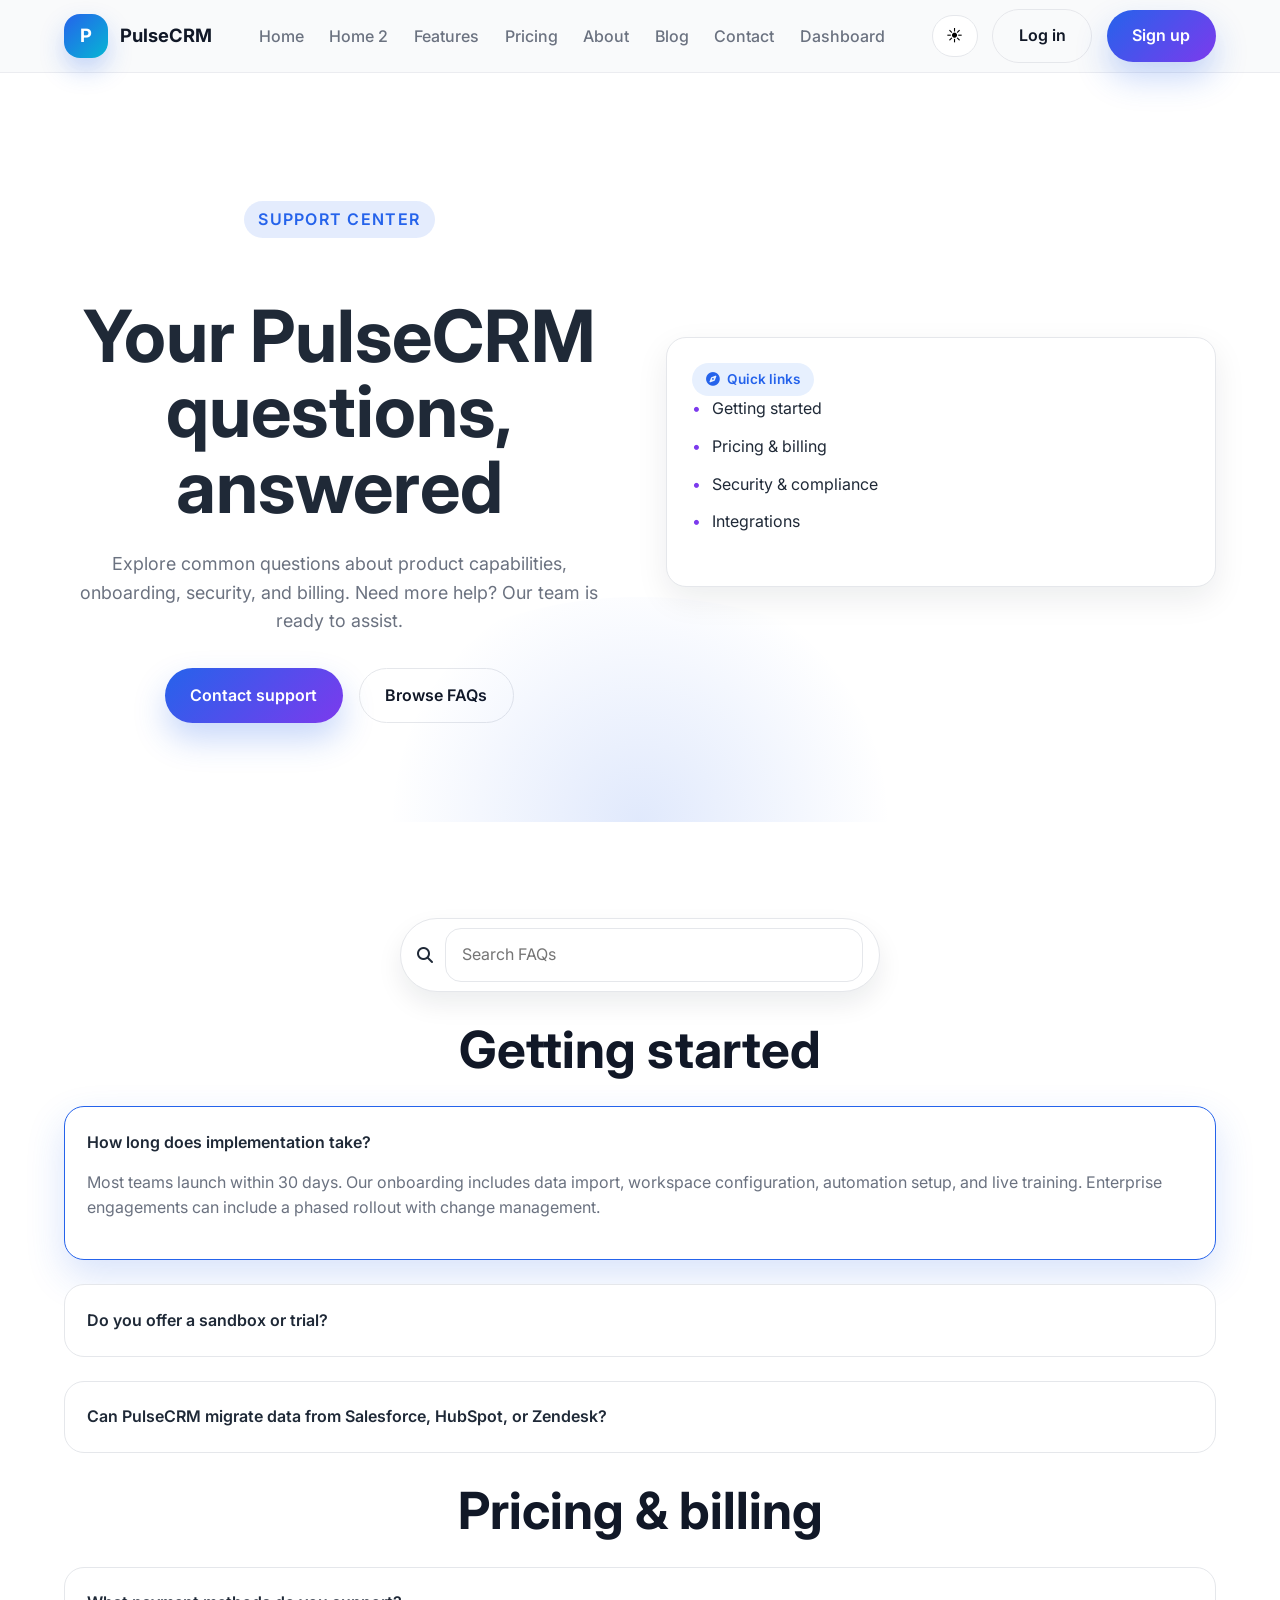
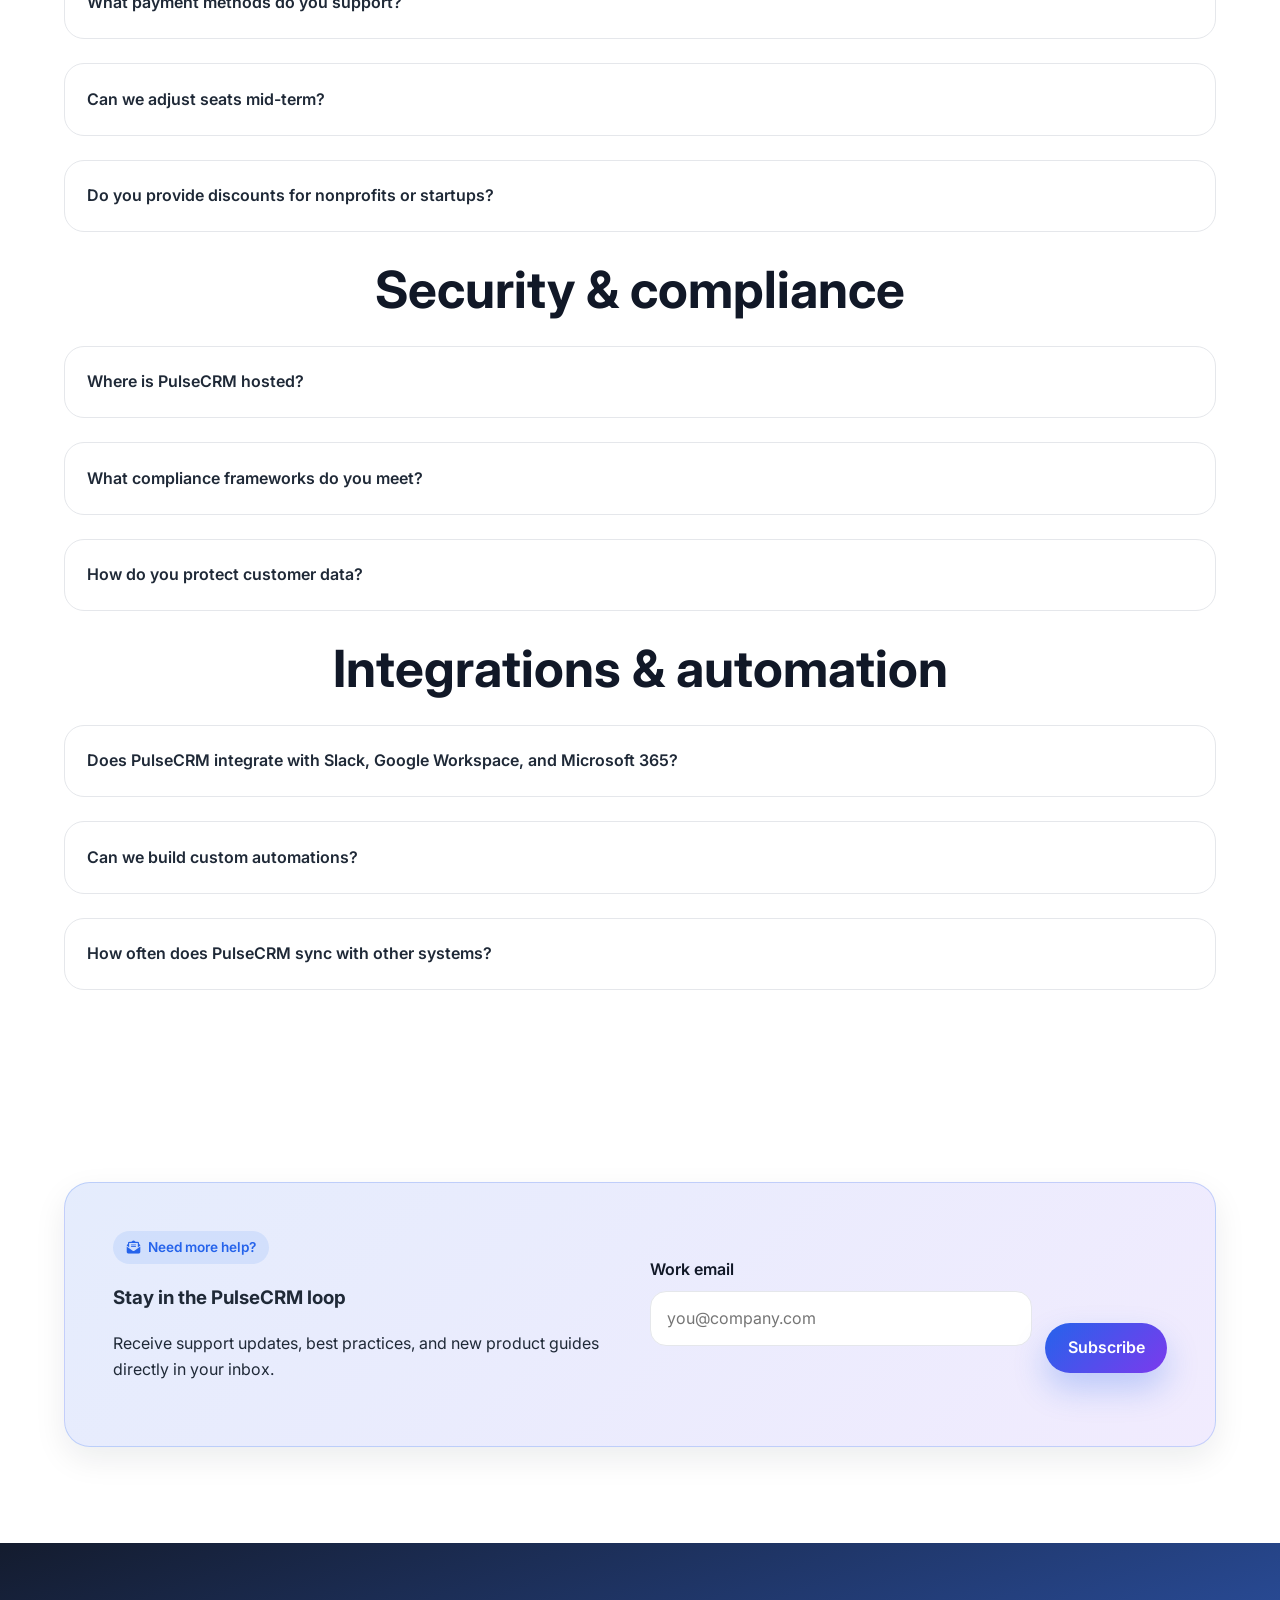
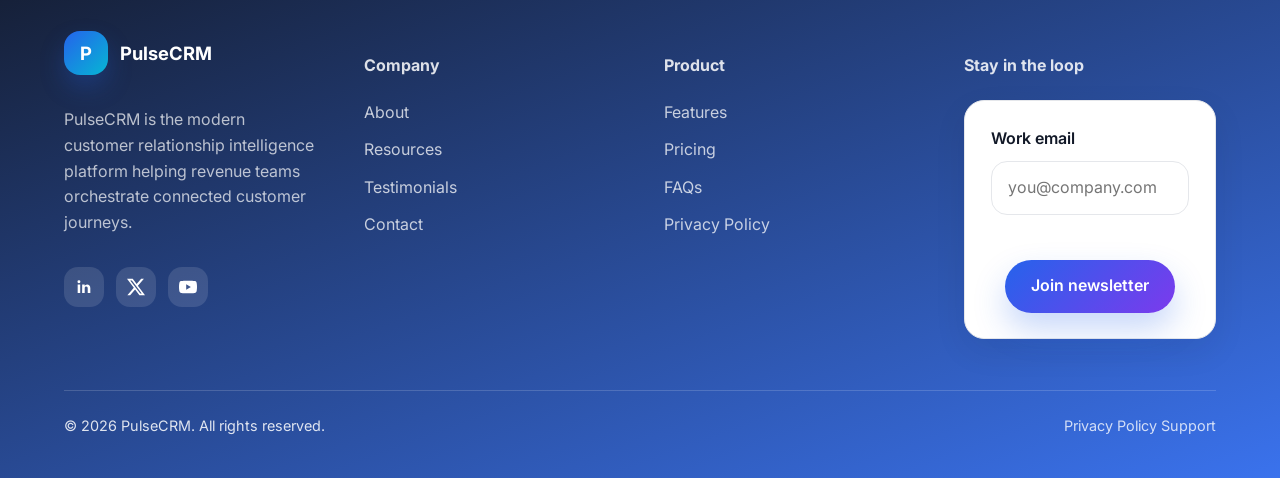
<file: faq.html>
<!DOCTYPE html>
<html lang="en" data-theme="light">

<head>
  <meta charset="UTF-8">
  <meta name="viewport" content="width=device-width, initial-scale=1.0">
  <title>PulseCRM FAQ | Answers about product, pricing, and support</title>
  <meta name="description"
    content="Find answers to frequently asked questions about PulseCRM pricing, features, data security, and customer support.">
  <meta property="og:title" content="PulseCRM FAQ | Answers about product, pricing, and support">
  <meta property="og:description"
    content="Browse PulseCRM frequently asked questions covering features, onboarding, integrations, and security.">
  <meta property="og:type" content="website">
  <meta property="og:url" content="https://pulsecrm.example.com/faq">
  <link rel="preconnect" href="https://fonts.googleapis.com">
  <link rel="preconnect" href="https://fonts.gstatic.com" crossorigin>
  <link href="https://fonts.googleapis.com/css2?family=Inter:wght@400;500;600;700&display=swap" rel="stylesheet">
  <link rel="stylesheet" href="https://cdnjs.cloudflare.com/ajax/libs/font-awesome/6.5.1/css/all.min.css"
    integrity="sha512-DTOQO9RWCH3ppGqcWaEA1BIZOC6xxalwEsw9c2QQeAIftl+Vegovlnee1c9QX4TctnWMn13TZye+giMm8e2LwA=="
    crossorigin="anonymous" referrerpolicy="no-referrer">
  <link rel="stylesheet" href="css/style.css">
</head>

<body>
  <header class="site-header">
    <div class="container nav-container">
      <a href="index.html" class="brand" aria-label="PulseCRM Home">
        <span class="brand-logo">P</span>
        <span>PulseCRM</span>
      </a>
      <nav aria-label="Primary">
        <ul class="nav-links" data-mobile-nav>
          <li><a href="index.html" data-nav-link>Home</a></li>
          <li><a href="home-2.html" data-nav-link>Home 2</a></li>
          <li><a href="features.html" data-nav-link>Features</a></li>
          <li><a href="pricing.html" data-nav-link>Pricing</a></li>
          <li><a href="about.html" data-nav-link>About</a></li>
          <li><a href="blog.html" data-nav-link>Blog</a></li>
          <li><a href="contact.html" data-nav-link>Contact</a></li>
          <li><a href="dashboard.html" data-nav-link>Dashboard</a></li>
        </ul>
      </nav>
      <div class="nav-actions">
        <button class="toggle" data-theme-toggle aria-pressed="false">
          <span data-toggle-icon>☀️</span>
          <span class="sr-only">Toggle dark mode</span>
        </button>
        <a class="btn btn-outline" href="login.html">Log in</a>
        <a class="btn btn-primary" href="register.html">Sign up</a>
        <button class="nav-toggle" data-mobile-toggle aria-expanded="false" aria-controls="mobile-navigation">
          <span class="sr-only">Toggle navigation</span>
          <i class="fa-solid fa-bars"></i>
        </button>
      </div>
    </div>
    <div class="mobile-nav" id="mobile-navigation" data-mobile-nav>
      <a href="index.html" data-nav-link>Home</a>
      <a href="home-2.html" data-nav-link>Home 2</a>
      <a href="features.html" data-nav-link>Features</a>
      <a href="pricing.html" data-nav-link>Pricing</a>
      <a href="about.html" data-nav-link>About</a>
      <a href="blog.html" data-nav-link>Blog</a>
      <a href="contact.html" data-nav-link>Contact</a>
      <a href="dashboard.html" data-nav-link>Dashboard</a>
      <a href="login.html" class="btn btn-outline" data-nav-link>Log in</a>
      <a href="register.html" class="btn btn-primary" data-nav-link>Sign up</a>
    </div>
  </header>

  <main>
    <section class="hero">
      <div class="container hero-grid">
        <div data-reveal>
          <span class="section-subtitle">Support center</span>
          <h1>Your PulseCRM questions, answered</h1>
          <p>Explore common questions about product capabilities, onboarding, security, and billing. Need more help? Our
            team is ready to assist.</p>
          <div class="hero-actions">
            <a class="btn btn-primary" href="contact.html">Contact support</a>
            <a class="btn btn-outline" href="#faq">Browse FAQs</a>
          </div>
        </div>
        <div class="surface-card" data-reveal>
          <span class="chip"><i class="fa-solid fa-compass"></i> Quick links</span>
          <ul class="demo-list" role="list">
            <li><a href="#getting-started">Getting started</a></li>
            <li><a href="#pricing-billing">Pricing &amp; billing</a></li>
            <li><a href="#security">Security &amp; compliance</a></li>
            <li><a href="#integrations">Integrations</a></li>
          </ul>
        </div>
      </div>
    </section>

    <section class="section" id="faq">
      <div class="container">
        <div class="faq-search" role="search">
          <i class="fa-solid fa-search"></i>
          <input type="search" placeholder="Search FAQs" aria-label="Search frequently asked questions">
        </div>
        <h2 class="section-title" id="getting-started">Getting started</h2>
        <div class="faq-accordion">
          <details class="faq-item" data-reveal open>
            <summary>How long does implementation take?</summary>
            <p>Most teams launch within 30 days. Our onboarding includes data import, workspace configuration,
              automation setup, and live training. Enterprise engagements can include a phased rollout with change
              management.</p>
          </details>
          <details class="faq-item" data-reveal>
            <summary>Do you offer a sandbox or trial?</summary>
            <p>Yes, every account receives a 14-day fully featured trial. Admins can also enable sandbox environments
              for testing new automation and integrations before deploying to production.</p>
          </details>
          <details class="faq-item" data-reveal>
            <summary>Can PulseCRM migrate data from Salesforce, HubSpot, or Zendesk?</summary>
            <p>We have migration templates for major CRMs and support custom imports via CSV or APIs. Our success team
              can assist with mapping fields, deduplicating records, and validating imported data.</p>
          </details>
        </div>

        <h2 class="section-title" id="pricing-billing">Pricing &amp; billing</h2>
        <div class="faq-accordion">
          <details class="faq-item" data-reveal>
            <summary>What payment methods do you support?</summary>
            <p>We accept major credit cards, ACH transfers, and invoice billing for annual contracts. Enterprise plans
              can provision purchase orders.</p>
          </details>
          <details class="faq-item" data-reveal>
            <summary>Can we adjust seats mid-term?</summary>
            <p>You can add or remove seats anytime. Additions are prorated, and reductions take effect at the next
              renewal unless otherwise negotiated.</p>
          </details>
          <details class="faq-item" data-reveal>
            <summary>Do you provide discounts for nonprofits or startups?</summary>
            <p>We offer tailored pricing for qualified nonprofits and startups under $2M ARR. Contact sales to verify
              eligibility and discuss options.</p>
          </details>
        </div>

        <h2 class="section-title" id="security">Security &amp; compliance</h2>
        <div class="faq-accordion">
          <details class="faq-item" data-reveal>
            <summary>Where is PulseCRM hosted?</summary>
            <p>PulseCRM runs on SOC 2 Type II certified infrastructure with regional data centers in the US, EU, and
              APAC. Enterprise plans support data residency controls.</p>
          </details>
          <details class="faq-item" data-reveal>
            <summary>What compliance frameworks do you meet?</summary>
            <p>We maintain SOC 2 Type II, ISO 27001, GDPR readiness, and HIPAA alignment. Enterprise customers can bring
              their own encryption keys and configure custom retention policies.</p>
          </details>
          <details class="faq-item" data-reveal>
            <summary>How do you protect customer data?</summary>
            <p>We use encryption at rest and in transit, role-based access controls, audit logs, anomaly detection, and
              routine penetration testing. Optional add-ons include SSO, SCIM, and advanced permissioning.</p>
          </details>
        </div>

        <h2 class="section-title" id="integrations">Integrations &amp; automation</h2>
        <div class="faq-accordion">
          <details class="faq-item" data-reveal>
            <summary>Does PulseCRM integrate with Slack, Google Workspace, and Microsoft 365?</summary>
            <p>Yes. We offer native integrations for Slack, Gmail, Google Calendar, Outlook, Teams, and more.
              Administrators can manage permissions and channels centrally.</p>
          </details>
          <details class="faq-item" data-reveal>
            <summary>Can we build custom automations?</summary>
            <p>Use Flow Builder to connect triggers, conditions, and actions across sales, marketing, and support.
              Developers can extend workflows via APIs, webhooks, and Lambda functions.</p>
          </details>
          <details class="faq-item" data-reveal>
            <summary>How often does PulseCRM sync with other systems?</summary>
            <p>Most integrations sync in near real time. You can configure custom sync intervals and use change data
              capture for mission-critical systems.</p>
          </details>
        </div>
      </div>
    </section>

    <section class="section">
      <div class="container">
        <div class="newsletter surface-card" data-reveal>
          <div>
            <span class="chip"><i class="fa-solid fa-envelope-open-text"></i> Need more help?</span>
            <h3>Stay in the PulseCRM loop</h3>
            <p class="text-muted">Receive support updates, best practices, and new product guides directly in your
              inbox.</p>
          </div>
          <form data-validate>
            <div class="input-group">
              <label for="faq-email">Work email</label>
              <input type="email" id="faq-email" name="email" placeholder="you@company.com" required>
              <span class="form-error" aria-live="polite"></span>
            </div>
            <button class="btn btn-primary" type="submit">Subscribe</button>
          </form>
        </div>
      </div>
    </section>
  </main>

  <footer class="site-footer">
    <div class="container footer-top">
      <div class="footer-brand">
        <a href="index.html" class="brand" aria-label="PulseCRM Home">
          <span class="brand-logo">P</span>
          <span>PulseCRM</span>
        </a>
        <p>PulseCRM is the modern customer relationship intelligence platform helping revenue teams orchestrate
          connected customer journeys.</p>
        <div class="socials" aria-label="Social media">
          <a href="#" aria-label="PulseCRM on LinkedIn"><svg class="social-icon" viewBox="0 0 24 24" aria-hidden="true"
              focusable="false">
              <path
                d="M6.94 8.5H3.56V20h3.38V8.5zM5.25 3A1.97 1.97 0 1 0 5.25 6.94 1.97 1.97 0 0 0 5.25 3zM20.44 13.7c0-3.4-1.81-4.98-4.22-4.98-1.94 0-2.8 1.07-3.28 1.82V8.5H9.56c.05 1.35 0 11.5 0 11.5h3.38v-6.42c0-.34.02-.68.12-.92.27-.68.9-1.39 1.96-1.39 1.38 0 1.93 1.05 1.93 2.59V20H20.44v-6.3z" />
            </svg></a>
          <a href="#" aria-label="PulseCRM on Twitter"><svg class="social-icon" viewBox="0 0 24 24" aria-hidden="true"
              focusable="false">
              <path
                d="M18.901 1.153h3.68l-8.04 9.19L24 22.847h-7.406l-5.8-7.584-6.64 7.584H.474l8.6-9.83L0 1.154h7.594l5.243 6.932L18.901 1.153Zm-1.29 19.535h2.04L6.486 3.2H4.298l13.313 17.488Z" />
            </svg></a>
          <a href="#" aria-label="PulseCRM on YouTube"><svg class="social-icon" viewBox="0 0 24 24" aria-hidden="true"
              focusable="false">
              <path
                d="M23.5 6.2a3 3 0 0 0-2.1-2.1C19.6 3.6 12 3.6 12 3.6s-7.6 0-9.4.5A3 3 0 0 0 .5 6.2 31.4 31.4 0 0 0 0 12a31.4 31.4 0 0 0 .5 5.8 3 3 0 0 0 2.1 2.1c1.8.5 9.4.5 9.4.5s7.6 0 9.4-.5a3 3 0 0 0 2.1-2.1A31.4 31.4 0 0 0 24 12a31.4 31.4 0 0 0-.5-5.8ZM9.6 15.6V8.4L15.8 12l-6.2 3.6Z" />
            </svg></a>
        </div>
      </div>
      <div>
        <h4>Company</h4>
        <ul class="footer-links">
          <li><a href="about.html">About</a></li>
          <li><a href="blog.html">Resources</a></li>
          <li><a href="testimonials.html">Testimonials</a></li>
          <li><a href="contact.html">Contact</a></li>
        </ul>
      </div>
      <div>
        <h4>Product</h4>
        <ul class="footer-links">
          <li><a href="features.html">Features</a></li>
          <li><a href="pricing.html">Pricing</a></li>
          <li><a href="faq.html">FAQs</a></li>
          <li><a href="privacy.html">Privacy Policy</a></li>
        </ul>
      </div>
      <div>
        <h4>Stay in the loop</h4>
        <form class="surface-card" data-validate>
          <div class="input-group">
            <label for="faq-footer-email">Work email</label>
            <input type="email" id="faq-footer-email" name="email" placeholder="you@company.com" required>
            <span class="form-error" aria-live="polite"></span>
          </div>
          <button class="btn btn-primary" type="submit">Join newsletter</button>
        </form>
      </div>
    </div>
    <div class="container footer-bottom">
      <span>© <span id="year">2026</span> PulseCRM. All rights reserved.</span>
      <div class="pill-list">
        <a href="privacy.html">Privacy Policy</a>
        <a href="faq.html">Support</a>
      </div>
    </div>
  </footer>

  <script>
    document.getElementById('year').textContent = new Date().getFullYear();
  </script>
  <script src="js/main.js" defer></script>
</body>

</html>
</file>
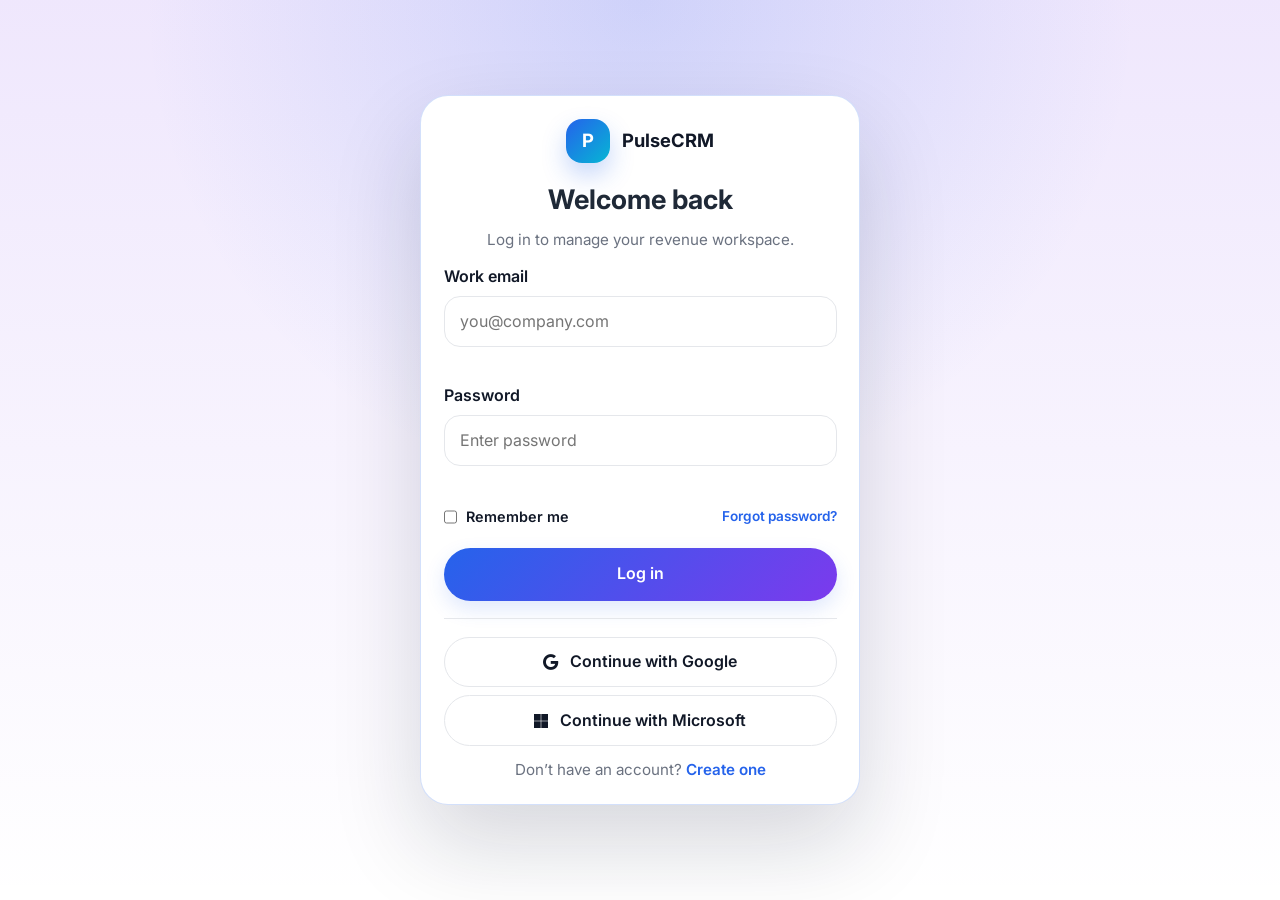
<file: login.html>
<!DOCTYPE html>
<html lang="en" data-theme="light">

<head>
  <meta charset="UTF-8">
  <meta name="viewport" content="width=device-width, initial-scale=1.0">
  <title>PulseCRM Login</title>
  <meta name="description"
    content="Log in to PulseCRM to access your customer relationship workspace, dashboards, and automation tools.">
  <link rel="preconnect" href="https://fonts.googleapis.com">
  <link rel="preconnect" href="https://fonts.gstatic.com" crossorigin>
  <link href="https://fonts.googleapis.com/css2?family=Inter:wght@400;500;600;700&display=swap" rel="stylesheet">
  <link rel="stylesheet" href="https://cdnjs.cloudflare.com/ajax/libs/font-awesome/6.5.1/css/all.min.css"
    integrity="sha512-DTOQO9RWCH3ppGqcWaEA1BIZOC6xxalwEsw9c2QQeAIftl+Vegovlnee1c9QX4TctnWMn13TZye+giMm8e2LwA=="
    crossorigin="anonymous" referrerpolicy="no-referrer">
  <link rel="stylesheet" href="css/style.css">
</head>

<body>
  <main class="auth-page">
    <section class="auth-card" data-reveal>
      <a href="index.html" class="auth-logo" aria-label="Go to PulseCRM home">
        <span class="brand-logo">P</span>
        <span>PulseCRM</span>
      </a>
      <h1>Welcome back</h1>
      <p>Log in to manage your revenue workspace.</p>
      <form data-validate>
        <div class="input-group">
          <label for="login-email">Work email</label>
          <input type="email" id="login-email" name="email" placeholder="you@company.com" required>
          <span class="form-error" aria-live="polite"></span>
        </div>
        <div class="input-group">
          <label for="login-password">Password</label>
          <input type="password" id="login-password" name="password" placeholder="Enter password" minlength="8"
            required>
          <span class="form-error" aria-live="polite"></span>
        </div>
        <div class="auth-options">
          <label class="auth-check">
            <input type="checkbox" name="remember">
            <span>Remember me</span>
          </label>
          <a href="reset-password.html" class="auth-link">Forgot password?</a>
        </div>
        <button class="btn btn-primary" type="submit">Log in</button>
      </form>
      <div class="card-divider"></div>
      <div class="social-buttons">
        <button class="social-button" type="button">
          <i class="fa-brands fa-google"></i>
          <span>Continue with Google</span>
        </button>
        <button class="social-button" type="button">
          <i class="fa-brands fa-microsoft"></i>
          <span>Continue with Microsoft</span>
        </button>
      </div>
      <p class="auth-toggle">Don’t have an account? <a href="register.html">Create one</a></p>
    </section>
  </main>

  <script src="js/main.js" defer></script>
</body>

</html>
</file>
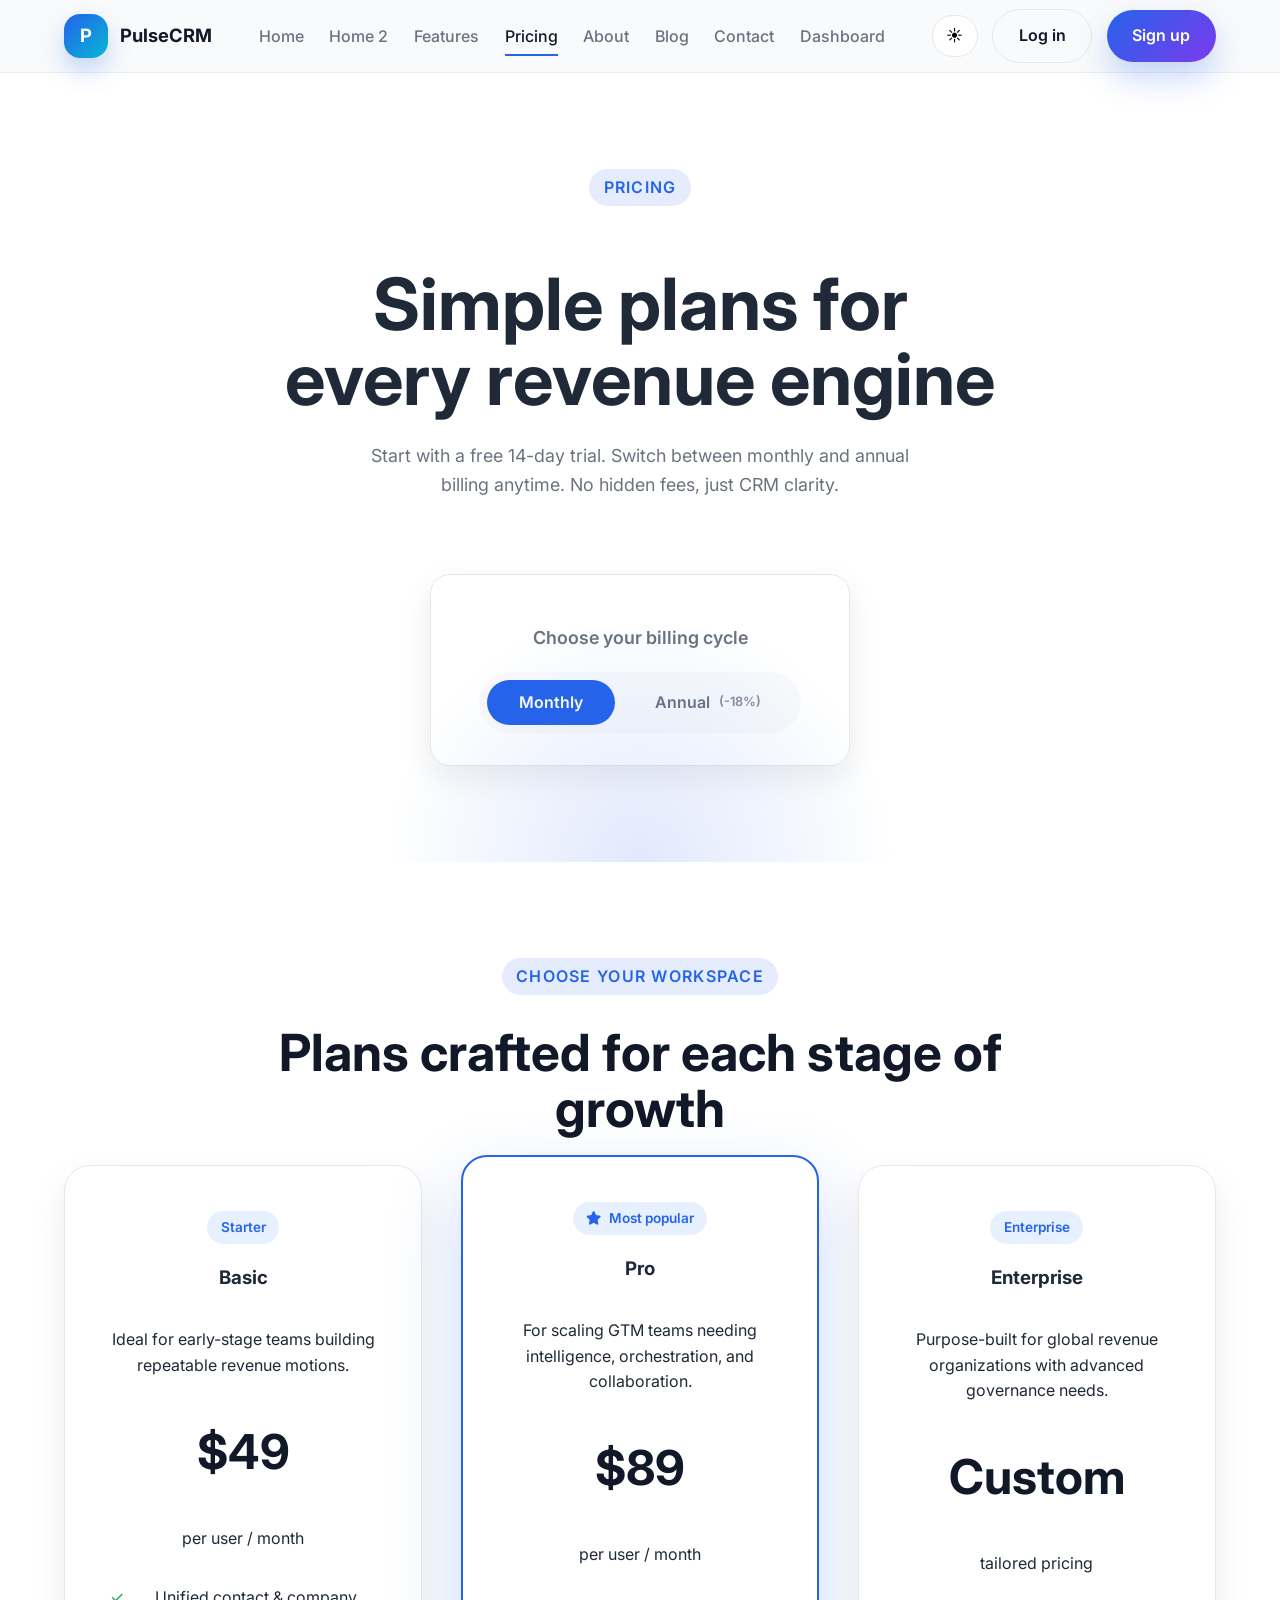
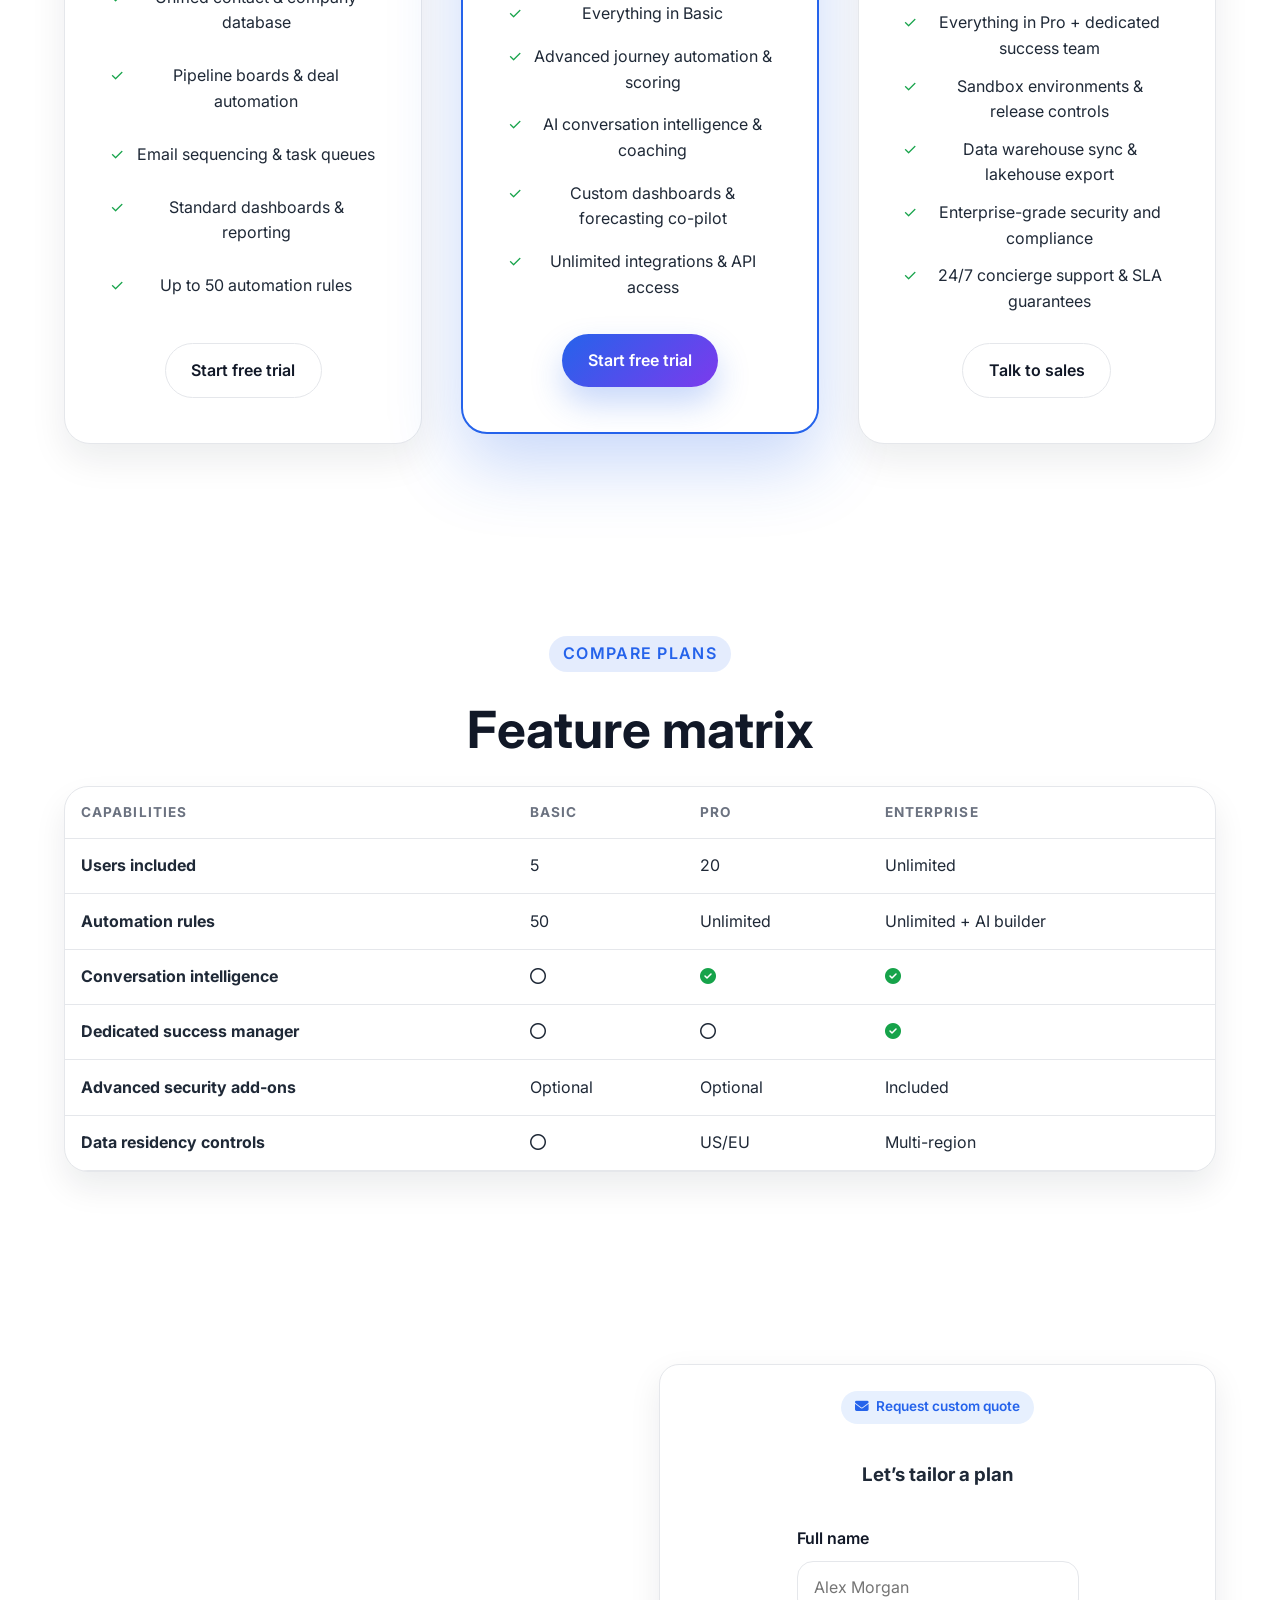
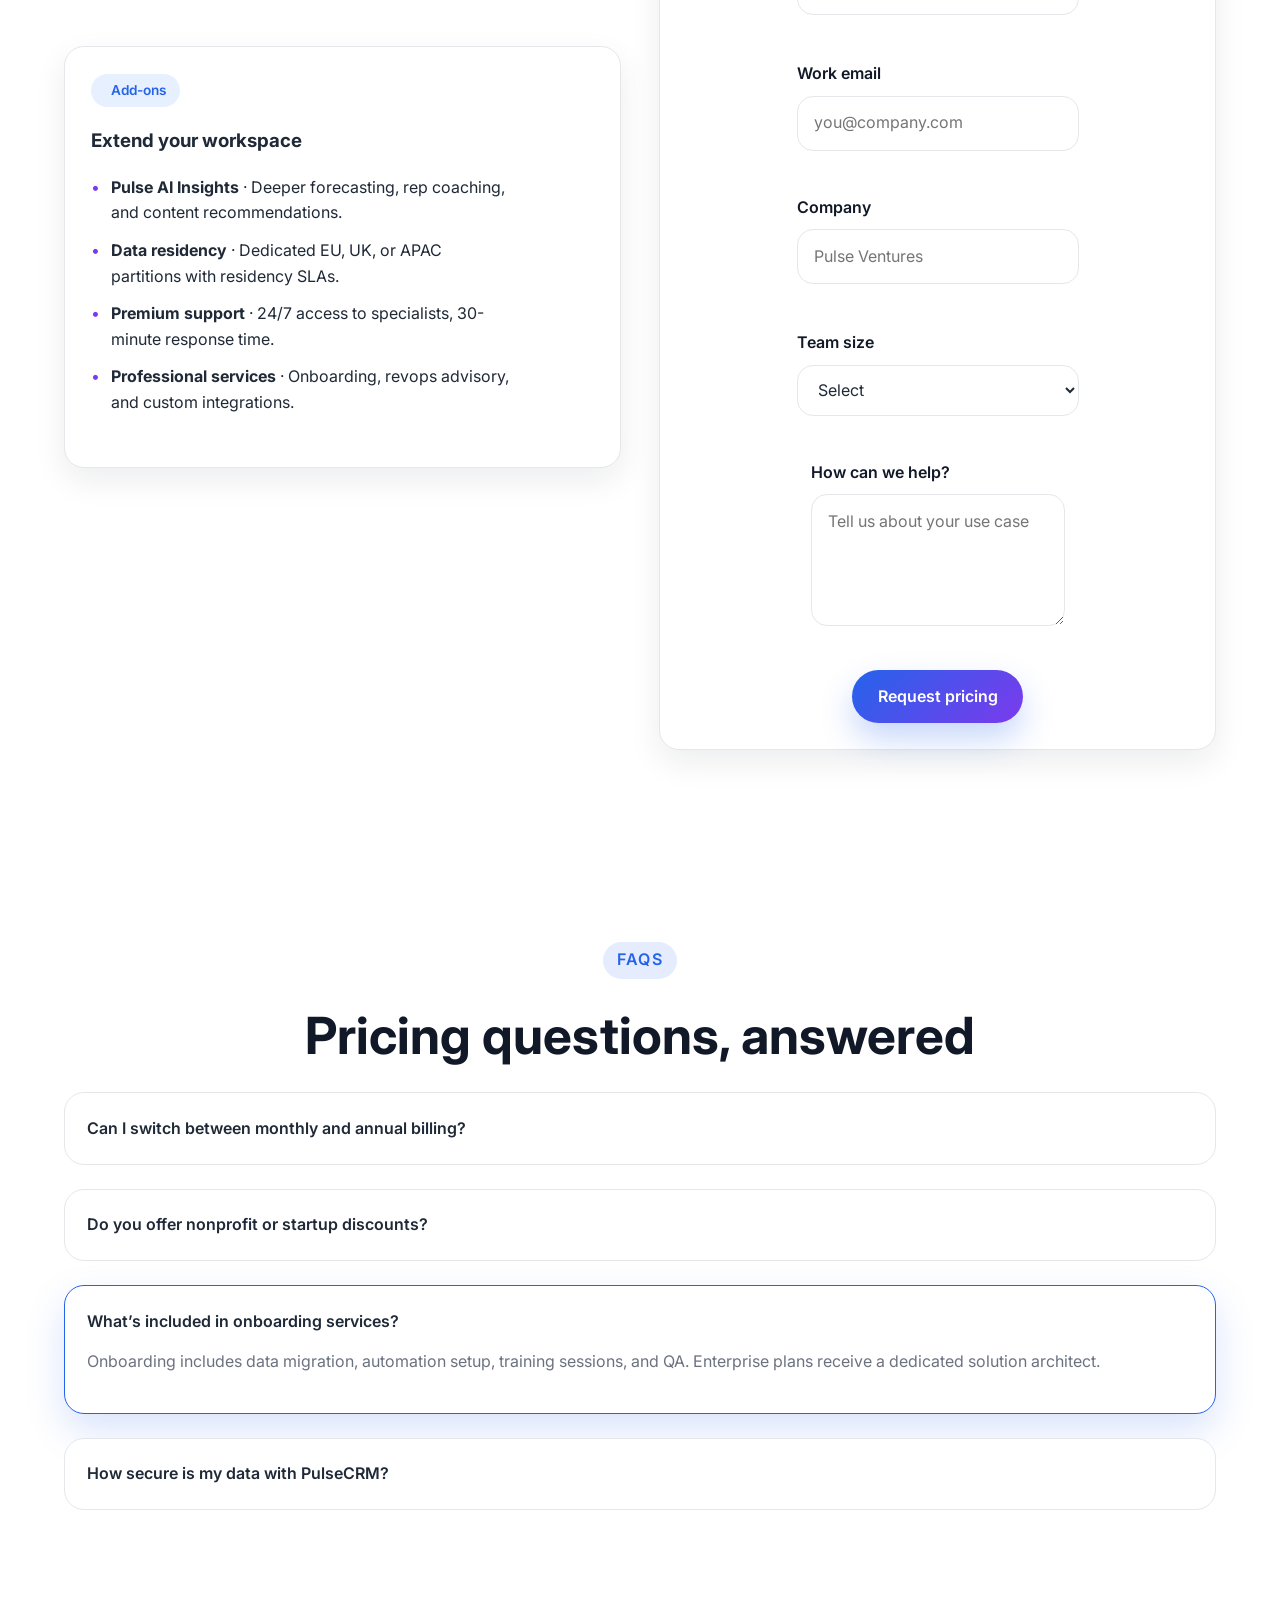
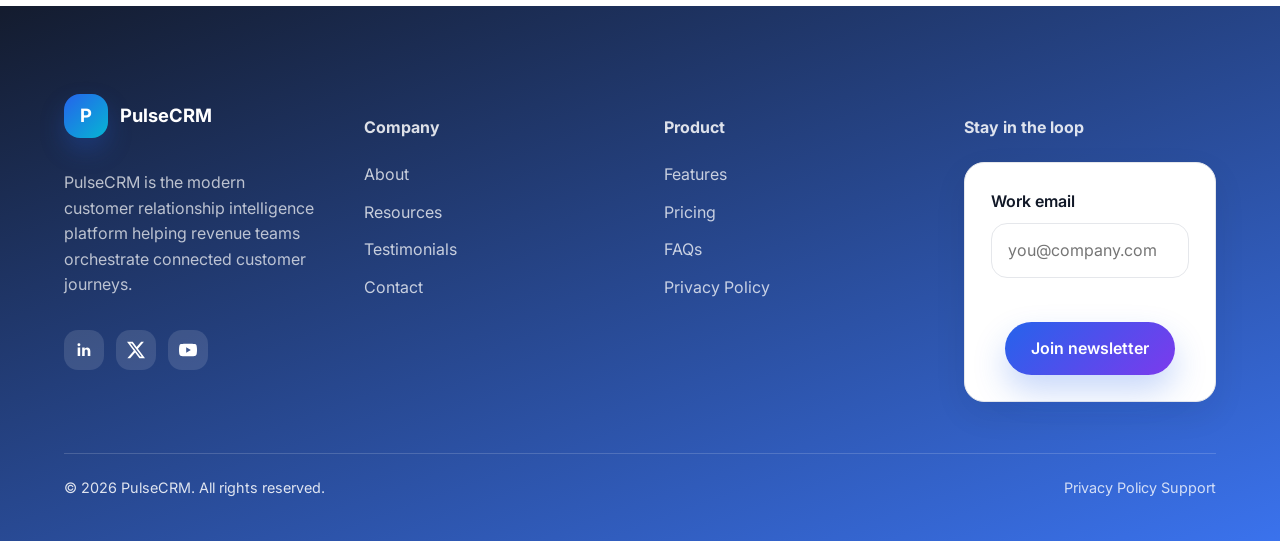
<file: pricing.html>
<!DOCTYPE html>
<html lang="en" data-theme="light">

<head>
  <meta charset="UTF-8">
  <meta name="viewport" content="width=device-width, initial-scale=1.0">
  <title>PulseCRM Pricing | Flexible plans for modern revenue teams</title>
  <meta name="description"
    content="Compare PulseCRM pricing plans. Choose the perfect package for your sales, marketing, and support teams with transparent pricing and flexible add-ons.">
  <meta property="og:title" content="PulseCRM Pricing | Flexible plans for modern revenue teams">
  <meta property="og:description"
    content="Flexible plans that scale with your revenue organization. Start for free or upgrade to unlock advanced automation and analytics.">
  <meta property="og:type" content="website">
  <meta property="og:url" content="https://pulsecrm.example.com/pricing">
  <link rel="preconnect" href="https://fonts.googleapis.com">
  <link rel="preconnect" href="https://fonts.gstatic.com" crossorigin>
  <link href="https://fonts.googleapis.com/css2?family=Inter:wght@400;500;600;700&display=swap" rel="stylesheet">
  <link rel="stylesheet" href="https://cdnjs.cloudflare.com/ajax/libs/font-awesome/6.5.1/css/all.min.css"
    integrity="sha512-DTOQO9RWCH3ppGqcWaEA1BIZOC6xxalwEsw9c2QQeAIftl+Vegovlnee1c9QX4TctnWMn13TZye+giMm8e2LwA=="
    crossorigin="anonymous" referrerpolicy="no-referrer">
  <link rel="icon" type="image/svg+xml" href="favicon.svg">
  <link rel="stylesheet" href="css/style.css">
</head>

<body>
  <header class="site-header">
    <div class="container nav-container">
      <a href="index.html" class="brand" aria-label="PulseCRM Home">
        <span class="brand-logo">P</span>
        <span>PulseCRM</span>
      </a>
      <nav aria-label="Primary">
        <ul class="nav-links" data-mobile-nav>
          <li><a href="index.html" data-nav-link>Home</a></li>
          <li><a href="home-2.html" data-nav-link>Home 2</a></li>
          <li><a href="features.html" data-nav-link>Features</a></li>
          <li><a href="pricing.html" class="active" data-nav-link>Pricing</a></li>
          <li><a href="about.html" data-nav-link>About</a></li>
          <li><a href="blog.html" data-nav-link>Blog</a></li>
          <li><a href="contact.html" data-nav-link>Contact</a></li>
          <li><a href="dashboard.html" data-nav-link>Dashboard</a></li>
        </ul>
      </nav>
      <div class="nav-actions">
        <button class="toggle" data-theme-toggle aria-pressed="false">
          <span data-toggle-icon>☀️</span>
          <span class="sr-only">Toggle dark mode</span>
        </button>
        <a class="btn btn-outline" href="login.html">Log in</a>
        <a class="btn btn-primary" href="register.html">Sign up</a>
        <button class="nav-toggle" data-mobile-toggle aria-expanded="false" aria-controls="mobile-navigation">
          <span class="sr-only">Toggle navigation</span>
          <i class="fa-solid fa-bars"></i>
        </button>
      </div>
    </div>
    <div class="mobile-nav" id="mobile-navigation" data-mobile-nav>
      <a href="index.html" data-nav-link>Home</a>
      <a href="home-2.html" data-nav-link>Home 2</a>
      <a href="features.html" data-nav-link>Features</a>
      <a href="pricing.html" data-nav-link>Pricing</a>
      <a href="about.html" data-nav-link>About</a>
      <a href="blog.html" data-nav-link>Blog</a>
      <a href="contact.html" data-nav-link>Contact</a>
      <a href="dashboard.html" data-nav-link>Dashboard</a>
      <a href="login.html" class="btn btn-outline" data-nav-link>Log in</a>
      <a href="register.html" class="btn btn-primary" data-nav-link>Sign up</a>
    </div>
  </header>

  <main>
    <section class="hero hero-minimal-centered">
      <div class="container hero-grid">
        <div data-reveal>
          <span class="section-subtitle">Pricing</span>
          <h1>Simple plans for every revenue engine</h1>
          <p>Start with a free 14-day trial. Switch between monthly and annual billing anytime. No hidden fees, just CRM
            clarity.</p>

          <div class="surface-card" style="margin-top: 3.5rem; display: inline-block; padding: 2rem 3rem;">
            <p style="margin-bottom: 1.2rem; font-weight: 600;">Choose your billing cycle</p>
            <div class="hero-actions"
              style="margin-top: 0; gap: 0.5rem; background: var(--color-surface); padding: 0.5rem; border-radius: 999px;">
              <button class="btn" id="billing-monthly" aria-pressed="true"
                style="box-shadow: none; padding: 0.6rem 2rem;">Monthly</button>
              <button class="btn" id="billing-annual" aria-pressed="false"
                style="box-shadow: none; padding: 0.6rem 2rem;">Annual <span
                  style="font-size: 0.8rem; opacity: 0.8;">(-18%)</span></button>
            </div>
          </div>
        </div>
      </div>
    </section>

    <section class="section" id="plans">
      <span class="section-subtitle">Choose your workspace</span>
      <h2 class="section-title">Plans crafted for each stage of growth</h2>
      <div class="container">
        <div class="pricing-grid">
          <article class="pricing-card" data-plan="basic" data-reveal>
            <span class="chip">Starter</span>
            <h3>Basic</h3>
            <p class="text-muted">Ideal for early-stage teams building repeatable revenue motions.</p>
            <p class="price" data-monthly="$49" data-annual="$39">$49</p>
            <p class="text-muted">per user / month</p>
            <ul>
              <li>Unified contact &amp; company database</li>
              <li>Pipeline boards &amp; deal automation</li>
              <li>Email sequencing &amp; task queues</li>
              <li>Standard dashboards &amp; reporting</li>
              <li>Up to 50 automation rules</li>
            </ul>
            <a class="btn btn-outline" href="register.html">Start free trial</a>
          </article>
          <article class="pricing-card highlight" data-plan="pro" data-reveal>
            <span class="chip"><i class="fa-solid fa-star"></i> Most popular</span>
            <h3>Pro</h3>
            <p class="text-muted">For scaling GTM teams needing intelligence, orchestration, and collaboration.</p>
            <p class="price" data-monthly="$89" data-annual="$72">$89</p>
            <p class="text-muted">per user / month</p>
            <ul>
              <li>Everything in Basic</li>
              <li>Advanced journey automation &amp; scoring</li>
              <li>AI conversation intelligence &amp; coaching</li>
              <li>Custom dashboards &amp; forecasting co-pilot</li>
              <li>Unlimited integrations &amp; API access</li>
            </ul>
            <a class="btn btn-primary" href="register.html">Start free trial</a>
          </article>
          <article class="pricing-card" data-plan="enterprise" data-reveal>
            <span class="chip">Enterprise</span>
            <h3>Enterprise</h3>
            <p class="text-muted">Purpose-built for global revenue organizations with advanced governance needs.</p>
            <p class="price" data-monthly="Custom" data-annual="Custom">Custom</p>
            <p class="text-muted">tailored pricing</p>
            <ul>
              <li>Everything in Pro + dedicated success team</li>
              <li>Sandbox environments &amp; release controls</li>
              <li>Data warehouse sync &amp; lakehouse export</li>
              <li>Enterprise-grade security and compliance</li>
              <li>24/7 concierge support &amp; SLA guarantees</li>
            </ul>
            <a class="btn btn-outline" href="contact.html">Talk to sales</a>
          </article>
        </div>
      </div>
    </section>

    <section class="section">
      <span class="section-subtitle">Compare plans</span>
      <h2 class="section-title">Feature matrix</h2>
      <div class="container">
        <div class="comparison-table" role="region" aria-label="Pricing comparison table">
          <table>
            <thead>
              <tr>
                <th scope="col">Capabilities</th>
                <th scope="col">Basic</th>
                <th scope="col">Pro</th>
                <th scope="col">Enterprise</th>
              </tr>
            </thead>
            <tbody>
              <tr>
                <th scope="row">Users included</th>
                <td>5</td>
                <td>20</td>
                <td>Unlimited</td>
              </tr>
              <tr>
                <th scope="row">Automation rules</th>
                <td>50</td>
                <td>Unlimited</td>
                <td>Unlimited + AI builder</td>
              </tr>
              <tr>
                <th scope="row">Conversation intelligence</th>
                <td><i class="fa-regular fa-circle"></i></td>
                <td><i class="fa-solid fa-circle-check text-muted" style="color:var(--color-success);"></i></td>
                <td><i class="fa-solid fa-circle-check" style="color:var(--color-success);"></i></td>
              </tr>
              <tr>
                <th scope="row">Dedicated success manager</th>
                <td><i class="fa-regular fa-circle"></i></td>
                <td><i class="fa-regular fa-circle"></i></td>
                <td><i class="fa-solid fa-circle-check" style="color:var(--color-success);"></i></td>
              </tr>
              <tr>
                <th scope="row">Advanced security add-ons</th>
                <td>Optional</td>
                <td>Optional</td>
                <td>Included</td>
              </tr>
              <tr>
                <th scope="row">Data residency controls</th>
                <td><i class="fa-regular fa-circle"></i></td>
                <td>US/EU</td>
                <td>Multi-region</td>
              </tr>
            </tbody>
          </table>
        </div>
      </div>
    </section>

    <section class="section">
      <div class="container grid grid-2" style="align-items: center;">
        <div class="surface-card" data-reveal>
          <span class="chip"><i class="fa-solid fa-sparkles"></i> Add-ons</span>
          <h3>Extend your workspace</h3>
          <ul class="demo-list" role="list">
            <li><strong>Pulse AI Insights</strong> · Deeper forecasting, rep coaching, and content recommendations.</li>
            <li><strong>Data residency</strong> · Dedicated EU, UK, or APAC partitions with residency SLAs.</li>
            <li><strong>Premium support</strong> · 24/7 access to specialists, 30-minute response time.</li>
            <li><strong>Professional services</strong> · Onboarding, revops advisory, and custom integrations.</li>
          </ul>
        </div>
        <form class="surface-card" data-validate data-reveal>
          <span class="chip"><i class="fa-solid fa-envelope"></i> Request custom quote</span>
          <h3>Let’s tailor a plan</h3>
          <div class="form-row">
            <div class="input-group">
              <label for="pricing-name">Full name</label>
              <input type="text" id="pricing-name" name="name" placeholder="Alex Morgan" required>
              <span class="form-error" aria-live="polite"></span>
            </div>
            <div class="input-group">
              <label for="pricing-email">Work email</label>
              <input type="email" id="pricing-email" name="email" placeholder="you@company.com" required>
              <span class="form-error" aria-live="polite"></span>
            </div>
          </div>
          <div class="form-row">
            <div class="input-group">
              <label for="pricing-company">Company</label>
              <input type="text" id="pricing-company" name="company" placeholder="Pulse Ventures" required>
              <span class="form-error" aria-live="polite"></span>
            </div>
            <div class="input-group">
              <label for="pricing-size">Team size</label>
              <select id="pricing-size" name="size" required>
                <option value="">Select</option>
                <option value="1-20">1-20</option>
                <option value="21-100">21-100</option>
                <option value="101-250">101-250</option>
                <option value="251-1000">251-1000</option>
                <option value="1000+">1000+</option>
              </select>
              <span class="form-error" aria-live="polite"></span>
            </div>
          </div>
          <div class="input-group">
            <label for="pricing-notes">How can we help?</label>
            <textarea id="pricing-notes" name="notes" rows="4" placeholder="Tell us about your use case"></textarea>
            <span class="form-error" aria-live="polite"></span>
          </div>
          <button class="btn btn-primary" type="submit">Request pricing</button>
        </form>
      </div>
    </section>

    <section class="section">
      <span class="section-subtitle">FAQs</span>
      <h2 class="section-title">Pricing questions, answered</h2>
      <div class="container">
        <div class="faq-accordion">
          <details class="faq-item" data-reveal>
            <summary>Can I switch between monthly and annual billing?</summary>
            <p>Absolutely. You can change billing cadence from the admin portal at any time. Annual contracts are
              prorated
              and we credit any unused time.</p>
          </details>
          <details class="faq-item" data-reveal>
            <summary>Do you offer nonprofit or startup discounts?</summary>
            <p>Yes. Startups under $2M ARR receive 40% off Pro for the first year. Nonprofits receive custom pricing.
              Contact sales to verify eligibility.</p>
          </details>
          <details class="faq-item" data-reveal open>
            <summary>What’s included in onboarding services?</summary>
            <p>Onboarding includes data migration, automation setup, training sessions, and QA. Enterprise plans receive
              a
              dedicated solution architect.</p>
          </details>
          <details class="faq-item" data-reveal>
            <summary>How secure is my data with PulseCRM?</summary>
            <p>We’re compliant with SOC 2 Type II, ISO 27001, and GDPR. Enterprise plans unlock data residency, custom
              retention, and bring-your-own-key.</p>
          </details>
        </div>
      </div>
    </section>
  </main>

  <footer class="site-footer">
    <div class="container footer-top">
      <div class="footer-brand">
        <a href="index.html" class="brand" aria-label="PulseCRM Home">
          <span class="brand-logo">P</span>
          <span>PulseCRM</span>
        </a>
        <p>PulseCRM is the modern customer relationship intelligence platform helping revenue teams orchestrate
          connected customer journeys.</p>
        <div class="socials" aria-label="Social media">
          <a href="#" aria-label="PulseCRM on LinkedIn"><svg class="social-icon" viewBox="0 0 24 24" aria-hidden="true"
              focusable="false">
              <path
                d="M6.94 8.5H3.56V20h3.38V8.5zM5.25 3A1.97 1.97 0 1 0 5.25 6.94 1.97 1.97 0 0 0 5.25 3zM20.44 13.7c0-3.4-1.81-4.98-4.22-4.98-1.94 0-2.8 1.07-3.28 1.82V8.5H9.56c.05 1.35 0 11.5 0 11.5h3.38v-6.42c0-.34.02-.68.12-.92.27-.68.9-1.39 1.96-1.39 1.38 0 1.93 1.05 1.93 2.59V20H20.44v-6.3z" />
            </svg></a>
          <a href="#" aria-label="PulseCRM on Twitter"><svg class="social-icon" viewBox="0 0 24 24" aria-hidden="true"
              focusable="false">
              <path
                d="M18.901 1.153h3.68l-8.04 9.19L24 22.847h-7.406l-5.8-7.584-6.64 7.584H.474l8.6-9.83L0 1.154h7.594l5.243 6.932L18.901 1.153Zm-1.29 19.535h2.04L6.486 3.2H4.298l13.313 17.488Z" />
            </svg></a>
          <a href="#" aria-label="PulseCRM on YouTube"><svg class="social-icon" viewBox="0 0 24 24" aria-hidden="true"
              focusable="false">
              <path
                d="M23.5 6.2a3 3 0 0 0-2.1-2.1C19.6 3.6 12 3.6 12 3.6s-7.6 0-9.4.5A3 3 0 0 0 .5 6.2 31.4 31.4 0 0 0 0 12a31.4 31.4 0 0 0 .5 5.8 3 3 0 0 0 2.1 2.1c1.8.5 9.4.5 9.4.5s7.6 0 9.4-.5a3 3 0 0 0 2.1-2.1A31.4 31.4 0 0 0 24 12a31.4 31.4 0 0 0-.5-5.8ZM9.6 15.6V8.4L15.8 12l-6.2 3.6Z" />
            </svg></a>
        </div>
      </div>
      <div>
        <h4>Company</h4>
        <ul class="footer-links">
          <li><a href="about.html">About</a></li>
          <li><a href="blog.html">Resources</a></li>
          <li><a href="testimonials.html">Testimonials</a></li>
          <li><a href="contact.html">Contact</a></li>
        </ul>
      </div>
      <div>
        <h4>Product</h4>
        <ul class="footer-links">
          <li><a href="features.html">Features</a></li>
          <li><a href="pricing.html">Pricing</a></li>
          <li><a href="faq.html">FAQs</a></li>
          <li><a href="privacy.html">Privacy Policy</a></li>
        </ul>
      </div>
      <div>
        <h4>Stay in the loop</h4>
        <form class="surface-card" data-validate>
          <div class="input-group">
            <label for="pricing-news">Work email</label>
            <input type="email" id="pricing-news" name="email" placeholder="you@company.com" required>
            <span class="form-error" aria-live="polite"></span>
          </div>
          <button class="btn btn-primary" type="submit">Join newsletter</button>
        </form>
      </div>
    </div>
    <div class="container footer-bottom">
      <span>© <span id="year">2026</span> PulseCRM. All rights reserved.</span>
      <div class="pill-list">
        <a href="privacy.html">Privacy Policy</a>
        <a href="faq.html">Support</a>
      </div>
    </div>
  </footer>

  <script>
    document.getElementById('year').textContent = new Date().getFullYear();
    const monthlyBtn = document.getElementById('billing-monthly');
    const annualBtn = document.getElementById('billing-annual');
    const prices = document.querySelectorAll('.pricing-card .price');

    function updatePricing(mode) {
      prices.forEach((price) => {
        const value = price.dataset[mode];
        if (value) {
          price.textContent = value;
        }
      });
      monthlyBtn.setAttribute('aria-pressed', String(mode === 'monthly'));
      annualBtn.setAttribute('aria-pressed', String(mode === 'annual'));
    }

    monthlyBtn?.addEventListener('click', () => updatePricing('monthly'));
    annualBtn?.addEventListener('click', () => updatePricing('annual'));
  </script>
  <script src="js/main.js" defer></script>
</body>

</html>
</file>
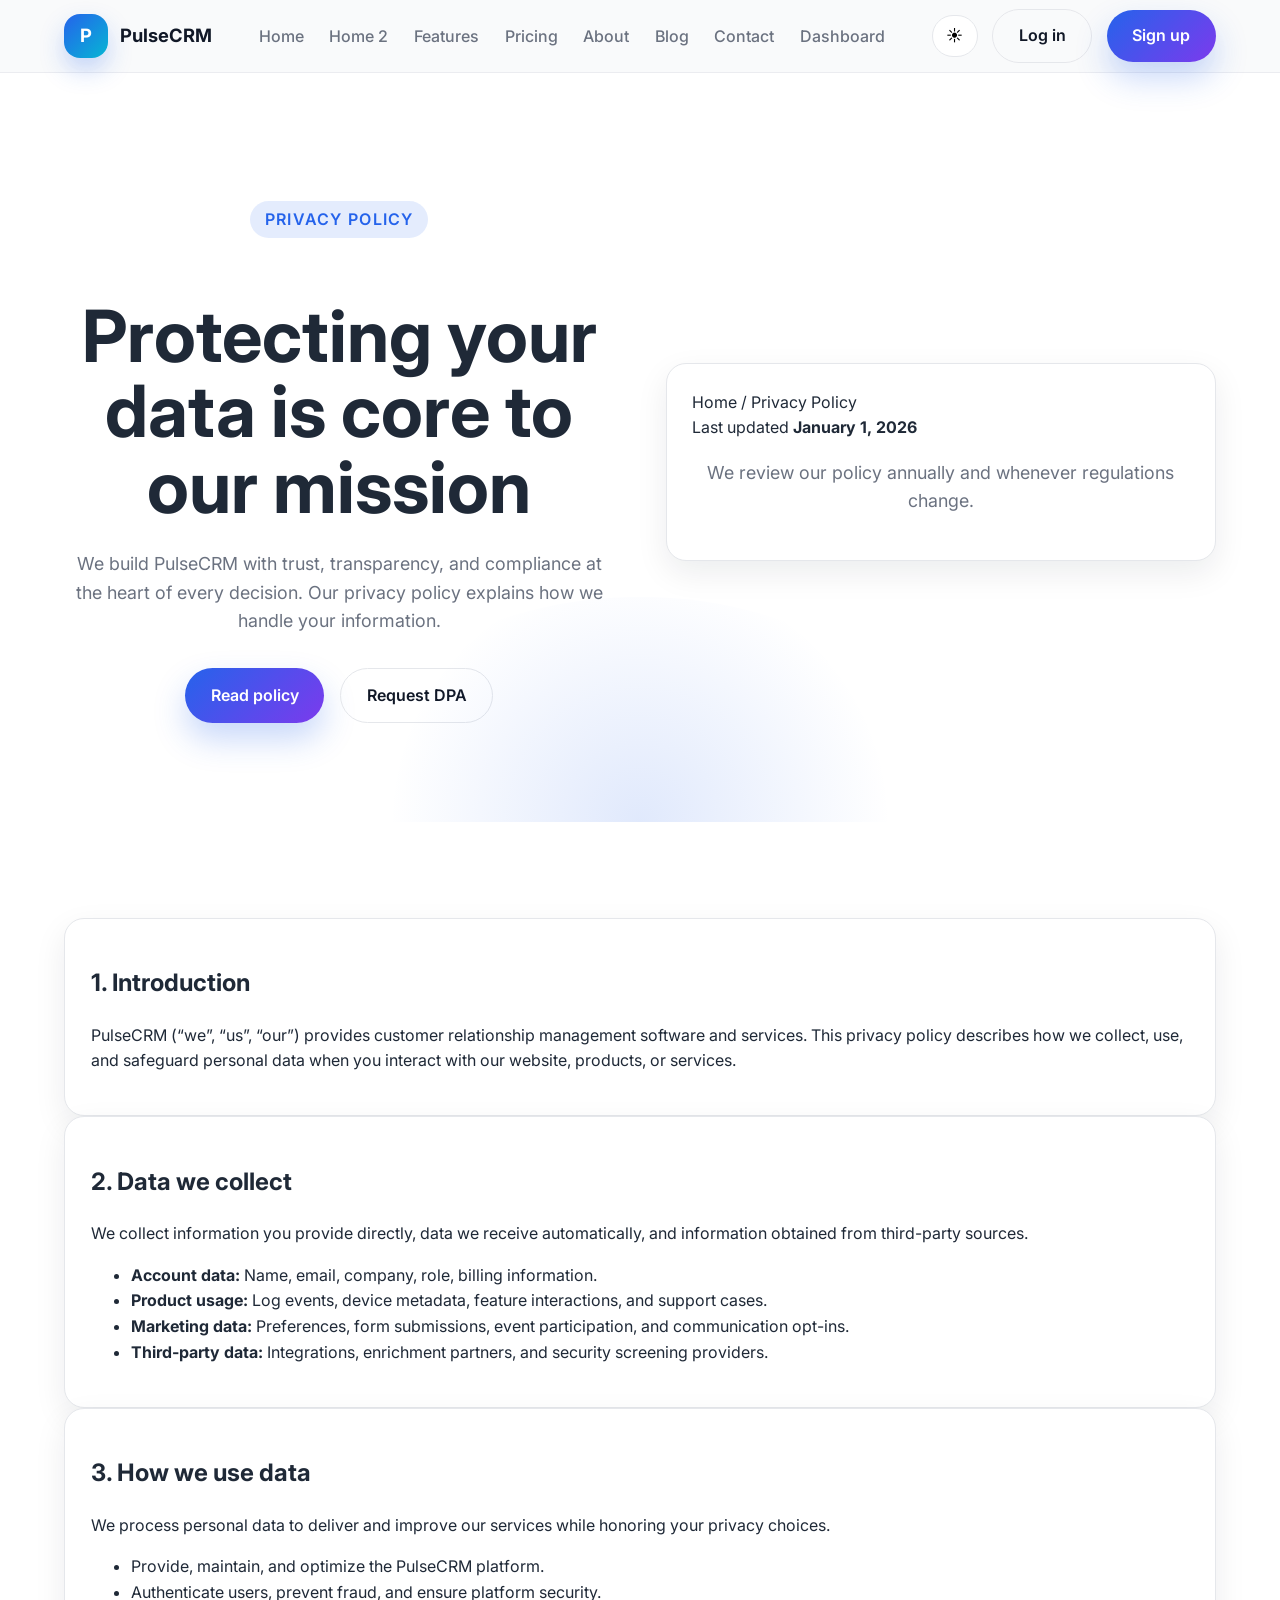
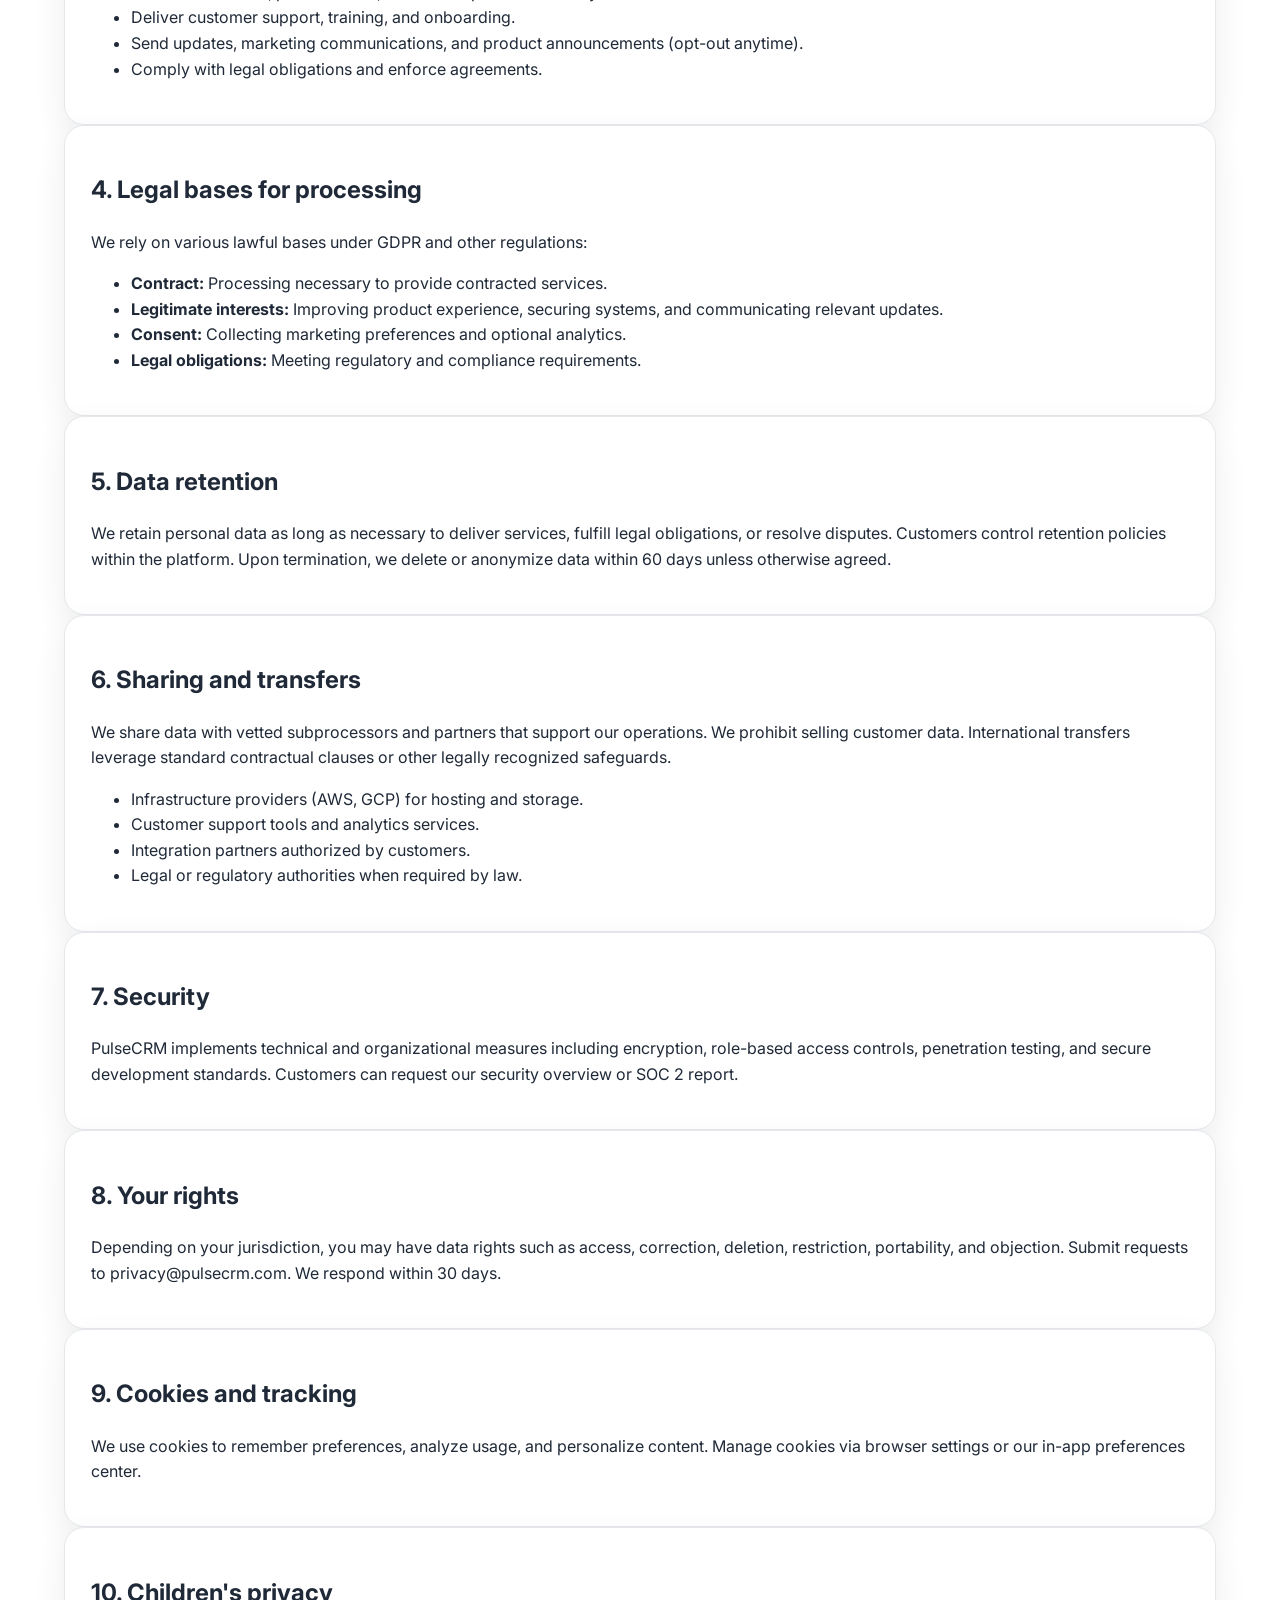
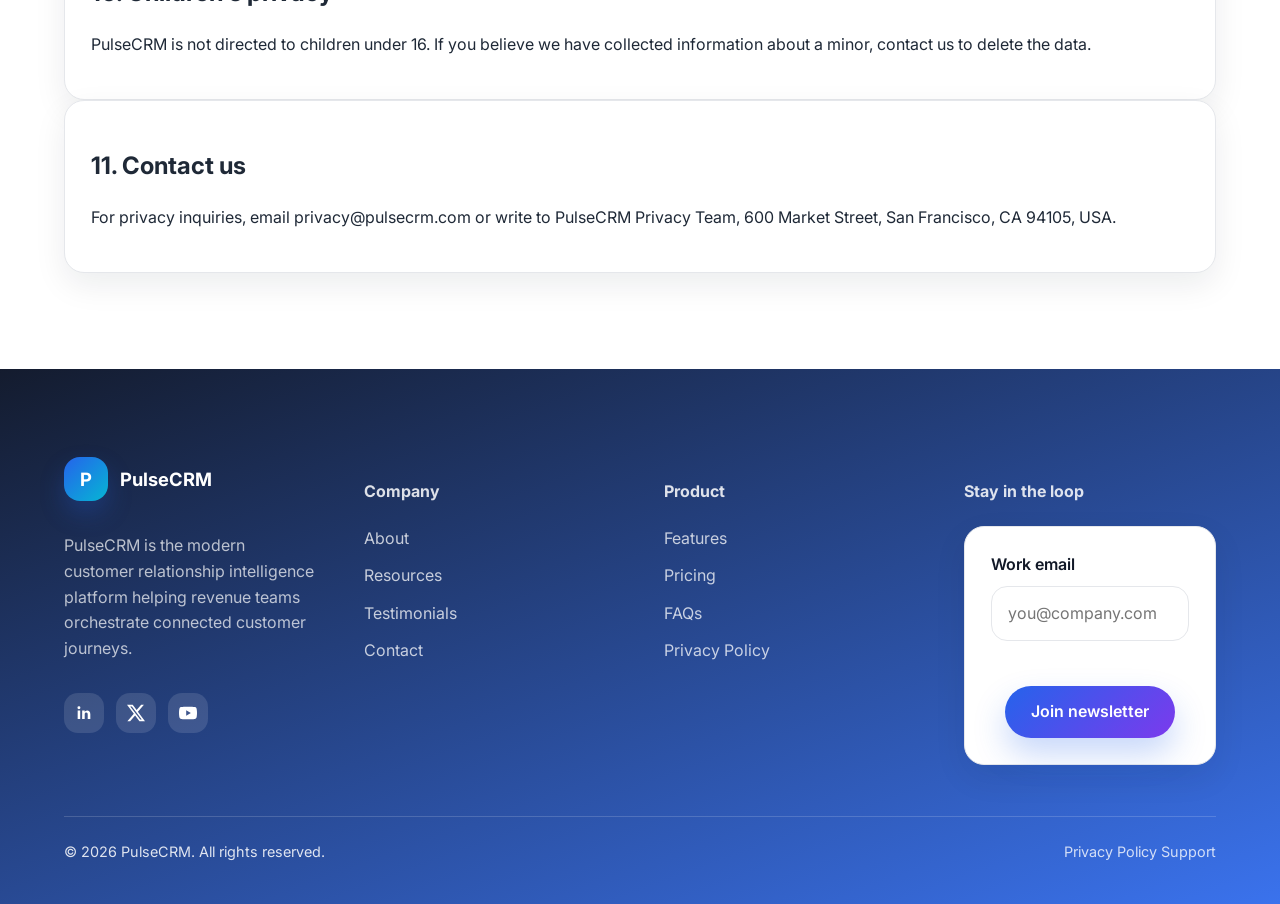
<file: privacy.html>
<!DOCTYPE html>
<html lang="en" data-theme="light">

<head>
  <meta charset="UTF-8">
  <meta name="viewport" content="width=device-width, initial-scale=1.0">
  <title>PulseCRM Privacy Policy</title>
  <meta name="description"
    content="Read PulseCRM's privacy policy to understand how we collect, use, and protect your personal information.">
  <meta property="og:title" content="PulseCRM Privacy Policy">
  <meta property="og:description" content="Learn how PulseCRM safeguards data privacy, security, and compliance.">
  <meta property="og:type" content="article">
  <meta property="og:url" content="https://pulsecrm.example.com/privacy">
  <link rel="preconnect" href="https://fonts.googleapis.com">
  <link rel="preconnect" href="https://fonts.gstatic.com" crossorigin>
  <link href="https://fonts.googleapis.com/css2?family=Inter:wght@400;500;600;700&display=swap" rel="stylesheet">
  <link rel="stylesheet" href="https://cdnjs.cloudflare.com/ajax/libs/font-awesome/6.5.1/css/all.min.css"
    integrity="sha512-DTOQO9RWCH3ppGqcWaEA1BIZOC6xxalwEsw9c2QQeAIftl+Vegovlnee1c9QX4TctnWMn13TZye+giMm8e2LwA=="
    crossorigin="anonymous" referrerpolicy="no-referrer">
  <link rel="stylesheet" href="css/style.css">
</head>

<body>
  <header class="site-header">
    <div class="container nav-container">
      <a href="index.html" class="brand" aria-label="PulseCRM Home">
        <span class="brand-logo">P</span>
        <span>PulseCRM</span>
      </a>
      <nav aria-label="Primary">
        <ul class="nav-links" data-mobile-nav>
          <li><a href="index.html" data-nav-link>Home</a></li>
          <li><a href="home-2.html" data-nav-link>Home 2</a></li>
          <li><a href="features.html" data-nav-link>Features</a></li>
          <li><a href="pricing.html" data-nav-link>Pricing</a></li>
          <li><a href="about.html" data-nav-link>About</a></li>
          <li><a href="blog.html" data-nav-link>Blog</a></li>
          <li><a href="contact.html" data-nav-link>Contact</a></li>
          <li><a href="dashboard.html" data-nav-link>Dashboard</a></li>
        </ul>
      </nav>
      <div class="nav-actions">
        <button class="toggle" data-theme-toggle aria-pressed="false">
          <span data-toggle-icon>☀️</span>
          <span class="sr-only">Toggle dark mode</span>
        </button>
        <a class="btn btn-outline" href="login.html">Log in</a>
        <a class="btn btn-primary" href="register.html">Sign up</a>
        <button class="nav-toggle" data-mobile-toggle aria-expanded="false" aria-controls="mobile-navigation">
          <span class="sr-only">Toggle navigation</span>
          <i class="fa-solid fa-bars"></i>
        </button>
      </div>
    </div>
    <div class="mobile-nav" id="mobile-navigation" data-mobile-nav>
      <a href="index.html" data-nav-link>Home</a>
      <a href="home-2.html" data-nav-link>Home 2</a>
      <a href="features.html" data-nav-link>Features</a>
      <a href="pricing.html" data-nav-link>Pricing</a>
      <a href="about.html" data-nav-link>About</a>
      <a href="blog.html" data-nav-link>Blog</a>
      <a href="contact.html" data-nav-link>Contact</a>
      <a href="dashboard.html" data-nav-link>Dashboard</a>
      <a href="login.html" class="btn btn-outline" data-nav-link>Log in</a>
      <a href="register.html" class="btn btn-primary" data-nav-link>Sign up</a>
    </div>
  </header>

  <main>
    <section class="hero">
      <div class="container hero-grid">
        <div data-reveal>
          <span class="section-subtitle">Privacy Policy</span>
          <h1>Protecting your data is core to our mission</h1>
          <p>We build PulseCRM with trust, transparency, and compliance at the heart of every decision. Our privacy
            policy explains how we handle your information.</p>
          <div class="hero-actions">
            <a class="btn btn-primary" href="#policy">Read policy</a>
            <a class="btn btn-outline" href="contact.html">Request DPA</a>
          </div>
        </div>
        <div class="surface-card" data-reveal>
          <div class="hero-breadcrumb">
            <a href="index.html">Home</a>
            <span>/</span>
            <span>Privacy Policy</span>
          </div>
          <div class="stat-card">
            <span class="stat-pill">Last updated</span>
            <strong>January 1, 2026</strong>
            <p class="text-muted">We review our policy annually and whenever regulations change.</p>
          </div>
        </div>
      </div>
    </section>

    <section class="section" id="policy">
      <div class="container">
        <article class="surface-card policy-section" data-reveal>
          <h2>1. Introduction</h2>
          <p>PulseCRM (“we”, “us”, “our”) provides customer relationship management software and services. This privacy
            policy describes how we collect, use, and safeguard personal data when you interact with our website,
            products, or services.</p>
        </article>

        <article class="surface-card policy-section" data-reveal>
          <h2>2. Data we collect</h2>
          <p>We collect information you provide directly, data we receive automatically, and information obtained from
            third-party sources.</p>
          <ul>
            <li><strong>Account data:</strong> Name, email, company, role, billing information.</li>
            <li><strong>Product usage:</strong> Log events, device metadata, feature interactions, and support cases.
            </li>
            <li><strong>Marketing data:</strong> Preferences, form submissions, event participation, and communication
              opt-ins.</li>
            <li><strong>Third-party data:</strong> Integrations, enrichment partners, and security screening providers.
            </li>
          </ul>
        </article>

        <article class="surface-card policy-section" data-reveal>
          <h2>3. How we use data</h2>
          <p>We process personal data to deliver and improve our services while honoring your privacy choices.</p>
          <ul>
            <li>Provide, maintain, and optimize the PulseCRM platform.</li>
            <li>Authenticate users, prevent fraud, and ensure platform security.</li>
            <li>Deliver customer support, training, and onboarding.</li>
            <li>Send updates, marketing communications, and product announcements (opt-out anytime).</li>
            <li>Comply with legal obligations and enforce agreements.</li>
          </ul>
        </article>

        <article class="surface-card policy-section" data-reveal>
          <h2>4. Legal bases for processing</h2>
          <p>We rely on various lawful bases under GDPR and other regulations:</p>
          <ul>
            <li><strong>Contract:</strong> Processing necessary to provide contracted services.</li>
            <li><strong>Legitimate interests:</strong> Improving product experience, securing systems, and communicating
              relevant updates.</li>
            <li><strong>Consent:</strong> Collecting marketing preferences and optional analytics.</li>
            <li><strong>Legal obligations:</strong> Meeting regulatory and compliance requirements.</li>
          </ul>
        </article>

        <article class="surface-card policy-section" data-reveal>
          <h2>5. Data retention</h2>
          <p>We retain personal data as long as necessary to deliver services, fulfill legal obligations, or resolve
            disputes. Customers control retention policies within the platform. Upon termination, we delete or anonymize
            data within 60 days unless otherwise agreed.</p>
        </article>

        <article class="surface-card policy-section" data-reveal>
          <h2>6. Sharing and transfers</h2>
          <p>We share data with vetted subprocessors and partners that support our operations. We prohibit selling
            customer data. International transfers leverage standard contractual clauses or other legally recognized
            safeguards.</p>
          <ul>
            <li>Infrastructure providers (AWS, GCP) for hosting and storage.</li>
            <li>Customer support tools and analytics services.</li>
            <li>Integration partners authorized by customers.</li>
            <li>Legal or regulatory authorities when required by law.</li>
          </ul>
        </article>

        <article class="surface-card policy-section" data-reveal>
          <h2>7. Security</h2>
          <p>PulseCRM implements technical and organizational measures including encryption, role-based access controls,
            penetration testing, and secure development standards. Customers can request our security overview or SOC 2
            report.</p>
        </article>

        <article class="surface-card policy-section" data-reveal>
          <h2>8. Your rights</h2>
          <p>Depending on your jurisdiction, you may have data rights such as access, correction, deletion, restriction,
            portability, and objection. Submit requests to <a
              href="mailto:privacy@pulsecrm.com">privacy@pulsecrm.com</a>. We respond within 30 days.</p>
        </article>

        <article class="surface-card policy-section" data-reveal>
          <h2>9. Cookies and tracking</h2>
          <p>We use cookies to remember preferences, analyze usage, and personalize content. Manage cookies via browser
            settings or our in-app preferences center.</p>
        </article>

        <article class="surface-card policy-section" data-reveal>
          <h2>10. Children's privacy</h2>
          <p>PulseCRM is not directed to children under 16. If you believe we have collected information about a minor,
            contact us to delete the data.</p>
        </article>

        <article class="surface-card policy-section" data-reveal>
          <h2>11. Contact us</h2>
          <p>For privacy inquiries, email <a href="mailto:privacy@pulsecrm.com">privacy@pulsecrm.com</a> or write to
            PulseCRM Privacy Team, 600 Market Street, San Francisco, CA 94105, USA.</p>
        </article>
      </div>
    </section>
  </main>

  <footer class="site-footer">
    <div class="container footer-top">
      <div class="footer-brand">
        <a href="index.html" class="brand" aria-label="PulseCRM Home">
          <span class="brand-logo">P</span>
          <span>PulseCRM</span>
        </a>
        <p>PulseCRM is the modern customer relationship intelligence platform helping revenue teams orchestrate
          connected customer journeys.</p>
        <div class="socials" aria-label="Social media">
          <a href="#" aria-label="PulseCRM on LinkedIn"><svg class="social-icon" viewBox="0 0 24 24" aria-hidden="true"
              focusable="false">
              <path
                d="M6.94 8.5H3.56V20h3.38V8.5zM5.25 3A1.97 1.97 0 1 0 5.25 6.94 1.97 1.97 0 0 0 5.25 3zM20.44 13.7c0-3.4-1.81-4.98-4.22-4.98-1.94 0-2.8 1.07-3.28 1.82V8.5H9.56c.05 1.35 0 11.5 0 11.5h3.38v-6.42c0-.34.02-.68.12-.92.27-.68.9-1.39 1.96-1.39 1.38 0 1.93 1.05 1.93 2.59V20H20.44v-6.3z" />
            </svg></a>
          <a href="#" aria-label="PulseCRM on Twitter"><svg class="social-icon" viewBox="0 0 24 24" aria-hidden="true"
              focusable="false">
              <path
                d="M18.901 1.153h3.68l-8.04 9.19L24 22.847h-7.406l-5.8-7.584-6.64 7.584H.474l8.6-9.83L0 1.154h7.594l5.243 6.932L18.901 1.153Zm-1.29 19.535h2.04L6.486 3.2H4.298l13.313 17.488Z" />
            </svg></a>
          <a href="#" aria-label="PulseCRM on YouTube"><svg class="social-icon" viewBox="0 0 24 24" aria-hidden="true"
              focusable="false">
              <path
                d="M23.5 6.2a3 3 0 0 0-2.1-2.1C19.6 3.6 12 3.6 12 3.6s-7.6 0-9.4.5A3 3 0 0 0 .5 6.2 31.4 31.4 0 0 0 0 12a31.4 31.4 0 0 0 .5 5.8 3 3 0 0 0 2.1 2.1c1.8.5 9.4.5 9.4.5s7.6 0 9.4-.5a3 3 0 0 0 2.1-2.1A31.4 31.4 0 0 0 24 12a31.4 31.4 0 0 0-.5-5.8ZM9.6 15.6V8.4L15.8 12l-6.2 3.6Z" />
            </svg></a>
        </div>
      </div>
      <div>
        <h4>Company</h4>
        <ul class="footer-links">
          <li><a href="about.html">About</a></li>
          <li><a href="blog.html">Resources</a></li>
          <li><a href="testimonials.html">Testimonials</a></li>
          <li><a href="contact.html">Contact</a></li>
        </ul>
      </div>
      <div>
        <h4>Product</h4>
        <ul class="footer-links">
          <li><a href="features.html">Features</a></li>
          <li><a href="pricing.html">Pricing</a></li>
          <li><a href="faq.html">FAQs</a></li>
          <li><a href="privacy.html" class="active">Privacy Policy</a></li>
        </ul>
      </div>
      <div>
        <h4>Stay in the loop</h4>
        <form class="surface-card" data-validate>
          <div class="input-group">
            <label for="privacy-email">Work email</label>
            <input type="email" id="privacy-email" name="email" placeholder="you@company.com" required>
            <span class="form-error" aria-live="polite"></span>
          </div>
          <button class="btn btn-primary" type="submit">Join newsletter</button>
        </form>
      </div>
    </div>
    <div class="container footer-bottom">
      <span>© <span id="year">2026</span> PulseCRM. All rights reserved.</span>
      <div class="pill-list">
        <a href="privacy.html">Privacy Policy</a>
        <a href="faq.html">Support</a>
      </div>
    </div>
  </footer>

  <script>
    document.getElementById('year').textContent = new Date().getFullYear();
  </script>
  <script src="js/main.js" defer></script>
</body>

</html>
</file>
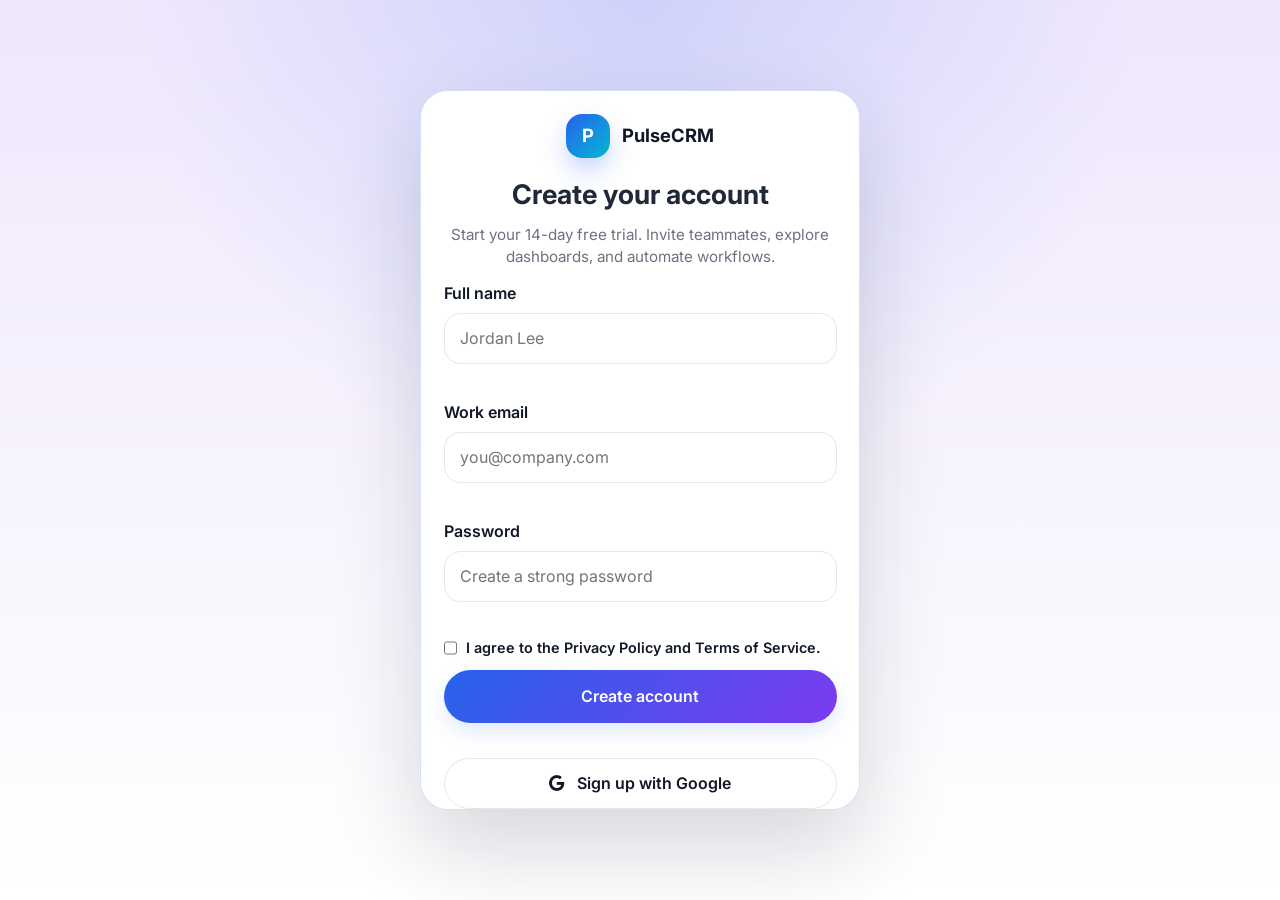
<file: register.html>
<!DOCTYPE html>
<html lang="en" data-theme="light">

<head>
  <meta charset="UTF-8">
  <meta name="viewport" content="width=device-width, initial-scale=1.0">
  <title>Create your PulseCRM account</title>
  <meta name="description"
    content="Sign up for PulseCRM to unlock modern customer relationship intelligence for your revenue teams.">
  <link rel="preconnect" href="https://fonts.googleapis.com">
  <link rel="preconnect" href="https://fonts.gstatic.com" crossorigin>
  <link href="https://fonts.googleapis.com/css2?family=Inter:wght@400;500;600;700&display=swap" rel="stylesheet">
  <link rel="stylesheet" href="https://cdnjs.cloudflare.com/ajax/libs/font-awesome/6.5.1/css/all.min.css"
    integrity="sha512-DTOQO9RWCH3ppGqcWaEA1BIZOC6xxalwEsw9c2QQeAIftl+Vegovlnee1c9QX4TctnWMn13TZye+giMm8e2LwA=="
    crossorigin="anonymous" referrerpolicy="no-referrer">
  <link rel="stylesheet" href="css/style.css">
</head>

<body>
  <main class="auth-page">
    <section class="auth-card" data-reveal>
      <a href="index.html" class="auth-logo" aria-label="Go to PulseCRM home">
        <span class="brand-logo">P</span>
        <span>PulseCRM</span>
      </a>
      <h1>Create your account</h1>
      <p>Start your 14-day free trial. Invite teammates, explore dashboards, and automate workflows.</p>
      <form data-validate>
        <div class="input-group">
          <label for="register-name">Full name</label>
          <input type="text" id="register-name" name="name" placeholder="Jordan Lee" required>
          <span class="form-error" aria-live="polite"></span>
        </div>
        <div class="input-group">
          <label for="register-email">Work email</label>
          <input type="email" id="register-email" name="email" placeholder="you@company.com" required>
          <span class="form-error" aria-live="polite"></span>
        </div>
        <div class="input-group">
          <label for="register-password">Password</label>
          <input type="password" id="register-password" name="password" placeholder="Create a strong password"
            minlength="8" required>
          <span class="form-error" aria-live="polite"></span>
        </div>
        <label class="auth-check">
          <input type="checkbox" name="terms" required>
          <span>I agree to the <a href="privacy.html">Privacy Policy</a> and <a href="#">Terms of Service</a>.</span>
        </label>
        <button class="btn btn-primary" type="submit">Create account</button>
      </form>
      <div class="card-divider"></div>
      <div class="social-buttons">
        <button class="social-button" type="button">
          <i class="fa-brands fa-google"></i>
          <span>Sign up with Google</span>
        </button>
        <button class="social-button" type="button">
          <i class="fa-brands fa-microsoft"></i>
          <span>Sign up with Microsoft</span>
        </button>
      </div>
      <p class="auth-toggle">Already have an account? <a href="login.html">Log in</a></p>
    </section>
  </main>

  <script src="js/main.js" defer></script>
</body>

</html>
</file>
<file: css/style.css>
:root {
  --color-bg: #ffffff;
  --color-surface: #f9fafb;
  --color-card: #ffffff;
  --color-border: #e5e7eb;
  --color-heading: #111827;
  --color-text: #1f2937;
  --color-muted: #6b7280;
  --color-primary: #2563eb;
  --color-primary-dark: #1d4ed8;
  --color-secondary: #7c3aed;
  --color-accent: #06b6d4;
  --color-success: #16a34a;
  --color-warning: #f59e0b;
  --color-danger: #dc2626;
  --shadow-sm: 0 10px 30px rgba(15, 23, 42, 0.08);
  --shadow-md: 0 20px 40px rgba(15, 23, 42, 0.12);
  --radius-sm: 12px;
  --radius-md: 18px;
  --radius-lg: 28px;
  --section-padding: clamp(4rem, 8vw, 6rem) 0;
  color-scheme: light;
}

:root[data-theme="dark"] {
  --color-bg: #0f172a;
  --color-surface: #111827;
  --color-card: #1e293b;
  --color-border: #1f2937;
  --color-heading: #f9fafb;
  --color-text: #e5e7eb;
  --color-muted: #94a3b8;
  --color-primary: #3b82f6;
  --color-primary-dark: #2563eb;
  --color-secondary: #8b5cf6;
  --color-accent: #22d3ee;
  --shadow-sm: 0 10px 30px rgba(15, 23, 42, 0.3);
  --shadow-md: 0 20px 40px rgba(15, 23, 42, 0.45);
  color-scheme: dark;
}

*,
*::before,
*::after {
  box-sizing: border-box;
}

html {
  font-size: 100%;
  scroll-behavior: smooth;
}

body {
  margin: 0;
  min-height: 100vh;
  font-family: "Inter", "Poppins", "Segoe UI", system-ui, -apple-system, sans-serif;
  background: var(--color-bg);
  color: var(--color-text);
  line-height: 1.6;
  transition: background 0.4s ease, color 0.4s ease;
  direction: var(--logical-direction, ltr);
}

.sr-only {
  position: absolute;
  width: 1px;
  height: 1px;
  padding: 0;
  margin: -1px;
  overflow: hidden;
  clip: rect(0, 0, 0, 0);
  white-space: nowrap;
  border: 0;
}

img {
  max-width: 100%;
  display: block;
  height: auto;
}

a {
  color: inherit;
  text-decoration: none;
  transition: color 0.3s ease;
}

a:hover,
a:focus-visible {
  color: var(--color-primary);
}

button,
input,
textarea,
select {
  font: inherit;
}

main {
  min-height: calc(100vh - 72px);
}

.container {
  width: min(1180px, 90vw);
  margin-inline: auto;
}

.section {
  padding: clamp(4rem, 8vw, 6rem) 5%;
}

.section-subtitle {
  display: flex;
  width: fit-content;
  margin-inline: auto;
  align-items: center;
  gap: 0.55rem;
  padding: 0.35rem 0.9rem;
  border-radius: 999px;
  background: rgba(37, 99, 235, 0.12);
  color: var(--color-primary);
  font-weight: 600;
  letter-spacing: 0.08em;
  text-transform: uppercase;
  margin-bottom: 1rem;
}

.section-title {
  margin: clamp(1.1rem, 3vw, 1.8rem) auto;
  font-size: clamp(2.3rem, 4vw, 3.2rem);
  line-height: 1.1;
  color: var(--color-heading);
  text-align: center;
  max-width: 900px;
}

.section-description {
  margin-bottom: clamp(2rem, 4vw, 3rem);
  max-width: 720px;
  color: var(--color-muted);
  font-size: 1.08rem;
  margin-inline: auto;
  text-align: center;
}

.grid {
  display: grid;
  gap: clamp(1.6rem, 3vw, 2.4rem);
}

.grid-2 {
  grid-template-columns: repeat(auto-fit, minmax(260px, 1fr));
}

.grid-3 {
  grid-template-columns: repeat(auto-fit, minmax(220px, 1fr));
}

.grid-4 {
  grid-template-columns: repeat(auto-fit, minmax(200px, 1fr));
}

.surface-card {
  background: var(--color-card);
  border-radius: 20px;
  border: 1px solid var(--color-border);
  padding: clamp(1.6rem, 2vw, 2.2rem);
  box-shadow: 0 12px 32px rgba(15, 23, 42, 0.08);
  transition: transform 0.35s ease, box-shadow 0.35s ease, border-color 0.35s ease;
}

.surface-card:hover,
.surface-card:focus-within {
  transform: translateY(-6px);
  box-shadow: 0 24px 52px rgba(15, 23, 42, 0.12);
  border-color: rgba(37, 99, 235, 0.36);
}

.btn {
  display: inline-flex;
  align-items: center;
  justify-content: center;
  gap: 0.6rem;
  padding: 0.85rem 1.6rem;
  border-radius: 999px;
  border: none;
  font-weight: 600;
  cursor: pointer;
  transition: transform 0.3s ease, box-shadow 0.3s ease, background 0.3s ease;
}

.btn-primary {
  background: linear-gradient(135deg, var(--color-primary), var(--color-secondary));
  color: #fff;
  box-shadow: 0 16px 32px rgba(37, 99, 235, 0.25);
}

.btn-primary:hover {
  transform: translateY(-2px);
  box-shadow: 0 20px 44px rgba(37, 99, 235, 0.32);
  color: #fff;
}

.btn-outline {
  border: 1px solid var(--color-border);
  background: transparent;
  color: var(--color-heading);
}

.btn-outline:hover {
  color: var(--color-primary);
  border-color: rgba(37, 99, 235, 0.4);
}

.btn-lg {
  padding: 1.1rem 2.2rem;
  font-size: 1.1rem;
  font-weight: 700;
  border-radius: 18px;
}

.chip {
  display: inline-flex;
  align-items: center;
  gap: 0.45rem;
  padding: 0.35rem 0.85rem;
  border-radius: 999px;
  background: rgba(59, 130, 246, 0.12);
  color: var(--color-primary);
  font-size: 0.85rem;
  font-weight: 600;
}

.tag {
  display: inline-flex;
  align-items: center;
  gap: 0.4rem;
  padding: 0.4rem 0.75rem;
  border-radius: 999px;
  background: rgba(124, 58, 237, 0.15);
  color: var(--color-secondary);
  font-size: 0.82rem;
  font-weight: 600;
  letter-spacing: 0.06em;
  text-transform: uppercase;
}

.site-header {
  position: sticky;
  inset-block-start: 0;
  z-index: 20;
  background: rgba(249, 250, 251, 0.92);
  backdrop-filter: blur(16px);
  border-bottom: 1px solid rgba(229, 231, 235, 0.7);
  transition: background 0.35s ease, border-color 0.35s ease, box-shadow 0.35s ease;
}

.site-header.scrolled {
  box-shadow: 0 12px 28px rgba(15, 23, 42, 0.1);
}

.nav-container {
  display: flex;
  align-items: center;
  justify-content: space-between;
  gap: 1rem;
  min-height: 72px;
}

.brand {
  display: inline-flex;
  align-items: center;
  gap: 0.75rem;
  font-weight: 700;
  font-size: 1.15rem;
  color: var(--color-heading);
}

.brand-logo {
  width: 44px;
  height: 44px;
  display: grid;
  place-items: center;
  border-radius: 16px;
  background: linear-gradient(135deg, var(--color-primary), var(--color-accent));
  color: #fff;
  font-weight: 700;
  box-shadow: 0 12px 24px rgba(37, 99, 235, 0.25);
}

.nav-links {
  list-style: none;
  display: flex;
  align-items: center;
  gap: clamp(1rem, 2vw, 1.7rem);
  margin: 0;
  padding: 0;
}

.nav-links a {
  position: relative;
  font-weight: 500;
  color: var(--color-muted);
  padding-block: 0.35rem;
}

.nav-links a::after {
  content: "";
  position: absolute;
  inset-inline: 0;
  inset-block-end: -0.35rem;
  height: 2px;
  background: var(--color-primary);
  opacity: 0;
  transform: scaleX(0);
  transition: transform 0.3s ease, opacity 0.3s ease;
}

.nav-links a:hover,
.nav-links a:focus-visible,
.nav-links a.active {
  color: var(--color-heading);
}

.nav-links a:hover::after,
.nav-links a:focus-visible::after,
.nav-links a.active::after {
  opacity: 1;
  transform: scaleX(1);
}

.nav-actions {
  display: flex;
  align-items: center;
  gap: 0.9rem;
}

.toggle {
  display: inline-flex;
  align-items: center;
  gap: 0.45rem;
  padding: 0.45rem 0.85rem;
  border-radius: 999px;
  border: 1px solid var(--color-border);
  background: var(--color-card);
  cursor: pointer;
  transition: border-color 0.3s ease, background 0.3s ease;
}

.toggle:hover {
  border-color: rgba(37, 99, 235, 0.4);
}

.nav-toggle {
  display: none;
  width: 44px;
  height: 44px;
  border-radius: 16px;
  border: 1px solid var(--color-border);
  background: var(--color-card);
  font-size: 1.25rem;
  display: none;
  align-items: center;
  justify-content: center;
}

.nav-toggle i {
  display: none;
}

.nav-toggle::before {
  content: "\2630";
  font-size: 1.1rem;
  line-height: 1;
  color: var(--color-heading);
}

.mobile-nav {
  display: none;
}

.hero {
  position: relative;
  padding: clamp(5rem, 10vw, 8rem) 5% clamp(3.5rem, 9vw, 6.2rem);
  overflow: hidden;
}

.hero::after {
  content: "";
  position: absolute;
  inset-inline: 25%;
  inset-block-end: -30%;
  height: 60%;
  border-radius: 50%;
  background: radial-gradient(circle at center, rgba(37, 99, 235, 0.14), transparent 64%);
  pointer-events: none;
}

.hero-grid {
  display: grid;
  gap: clamp(2rem, 4vw, 3.5rem);
  grid-template-columns: repeat(auto-fit, minmax(280px, 1fr));
  align-items: center;
}

.hero h1 {
  font-size: clamp(2.8rem, 6vw, 4.5rem);
  line-height: 1.05;
  margin-bottom: 1.6rem;
  text-align: center;
}

.hero p {
  font-size: 1.12rem;
  max-width: 560px;
  color: var(--color-muted);
  margin-inline: auto;
  text-align: center;
}

.hero-actions {
  display: flex;
  flex-wrap: wrap;
  gap: 1rem;
  margin-top: 2rem;
  justify-content: center;
}

.hero-demo {
  border-radius: 28px;
  background: var(--color-card);
  border: 1px solid rgba(37, 99, 235, 0.24);
  padding: clamp(1.8rem, 3vw, 2.6rem);
  box-shadow: 0 30px 80px rgba(15, 23, 42, 0.22);
}

.hero-metrics {
  display: grid;
  gap: 1rem;
  grid-template-columns: repeat(auto-fit, minmax(140px, 1fr));
  margin-top: 1.6rem;
}

.home2-hero-copy {
  display: grid;
  gap: 1rem;
  justify-items: center;
  text-align: center;
}

.home2-hero-secondary {
  max-width: 620px;
}

.home2-hero-list {
  list-style: none;
  margin: 0.2rem 0 0;
  padding: 0;
  display: grid;
  gap: 0.55rem;
  max-width: 620px;
}

.home2-hero-list li {
  display: flex;
  align-items: flex-start;
  justify-content: center;
  gap: 0.55rem;
  color: var(--color-text);
  font-weight: 500;
  line-height: 1.45;
  text-align: center;
}

.home2-hero-list i {
  color: var(--color-primary);
  margin-top: 0.15rem;
}

.home2-hero-demo {
  display: grid;
  gap: 1rem;
}

.home2-hero-image {
  width: 100%;
  aspect-ratio: 16 / 10;
  object-fit: cover;
  border-radius: 22px;
  border: 1px solid rgba(37, 99, 235, 0.22);
  box-shadow: 0 18px 36px rgba(15, 23, 42, 0.14);
}

.home2-hero-meta {
  display: flex;
  flex-wrap: wrap;
  justify-content: center;
  gap: 0.55rem;
}

.metric-card {
  padding: 1.1rem;
  border-radius: 18px;
  background: rgba(37, 99, 235, 0.1);
  border: 1px solid rgba(37, 99, 235, 0.22);
  color: var(--color-primary);
}

/* --- Variation Styles --- */
.hero-centered {
  text-align: center;
}

.hero-centered .hero-grid {
  grid-template-columns: 1fr;
  max-width: 800px;
  margin-inline: auto;
}

.hero-centered .hero-actions {
  justify-content: center;
}

.hero-centered .hero-metrics {
  grid-template-columns: repeat(3, 1fr);
  max-width: 600px;
  margin-inline: auto;
}

.hero-split {
  padding: clamp(6rem, 12vw, 10rem) 0;
  background: linear-gradient(to right, var(--color-surface) 50%, var(--color-bg) 50%);
}

@media (max-width: 992px) {
  .hero-split {
    background: var(--color-surface);
  }
}

.hero-minimal-centered {
  padding: clamp(4rem, 8vw, 6rem) 0;
  text-align: center;
}

.hero-minimal-centered .hero-grid {
  grid-template-columns: 1fr;
  max-width: 720px;
  margin-inline: auto;
}

.feature-staggered {
  display: grid;
  gap: 3rem;
}

.feature-staggered .feature-item {
  display: grid;
  grid-template-columns: 1fr 1fr;
  gap: 4rem;
  align-items: center;
}

.feature-staggered .feature-item:nth-child(even) .feature-content {
  order: 2;
}

@media (max-width: 1024px) {
  .feature-staggered .feature-item {
    grid-template-columns: 1fr;
    gap: 2rem;
    text-align: center;
  }

  .feature-staggered .icon-circle,
  .feature-staggered .demo-list {
    margin-inline: auto;
  }

  .feature-staggered .feature-item:nth-child(even) .feature-content {
    order: 0;
  }
}

.hero-impact {
  background: radial-gradient(circle at top right, rgba(124, 58, 237, 0.08), transparent 40%),
    radial-gradient(circle at bottom left, rgba(37, 99, 235, 0.08), transparent 40%);
}

.hero-impact .hero-grid {
  grid-template-columns: 1.2fr 0.8fr;
}

@media (max-width: 900px) {
  .hero-impact .hero-grid {
    grid-template-columns: 1fr;
  }
}

.icon-circle {
  display: grid;
  place-items: center;
  width: 48px;
  height: 48px;
  border-radius: 16px;
  background: rgba(37, 99, 235, 0.14);
  color: var(--color-primary);
  font-size: 1.3rem;
}

.feature-icon {
  width: 22px;
  height: 22px;
  fill: none;
  stroke: currentColor;
  stroke-width: 1.8;
  stroke-linecap: round;
  stroke-linejoin: round;
}

.feature-card {
  display: flex;
  flex-direction: column;
  gap: 1rem;
  align-items: center;
  text-align: center;
  height: 100%;
  justify-content: flex-start;
}

.feature-card img {
  width: 56px;
  height: 56px;
  object-fit: contain;
  filter: drop-shadow(0 12px 24px rgba(37, 99, 235, 0.18));
}

.feature-card ul {
  margin: 0;
  padding: 0;
  list-style: none;
  display: grid;
  gap: 0.65rem;
}

.feature-card h3,
.feature-card p {
  margin: 0;
}

.feature-card p {
  flex-grow: 1;
}

.feature-card li::before {
  content: "•";
  color: var(--color-secondary);
  margin-inline-end: 0.55rem;
}

.sales-execution-grid .feature-card {
  gap: 0.95rem;
}

.feature-list {
  margin: 0;
  padding: 0;
  list-style: none;
  display: grid;
  gap: 0.65rem;
  justify-items: center;
}

.feature-list li {
  margin: 0;
  text-align: center;
  color: var(--color-text);
}

.feature-list li::before {
  content: "\2022";
  color: var(--color-secondary);
  margin-inline-end: 0.5rem;
}

.customer-success-grid .feature-card {
  gap: 0.95rem;
}

.security-grid .feature-card {
  gap: 0.95rem;
}

.marketing-card {
  display: flex;
  flex-direction: column;
  align-items: center;
  text-align: center;
  gap: 1rem;
  height: 100%;
}

.marketing-card h3,
.marketing-card p {
  margin: 0;
}

.marketing-card .section-description {
  margin: 0;
  max-width: 520px;
}

.marketing-card .feature-list {
  margin-top: 0.35rem;
}

.home-demo-card {
  display: flex;
  flex-direction: column;
  align-items: flex-start;
  text-align: left;
}

.home-demo-card .section-title,
.home-demo-card .section-description {
  text-align: left;
}

.demo-list {
  width: 100%;
  max-width: 420px;
  margin: 0 0 1.6rem;
  padding: 0;
  list-style: none;
  display: grid;
  gap: 0.75rem;
}

.demo-list li {
  position: relative;
  padding-inline-start: 1.25rem;
  text-align: left;
}

.demo-list li::before {
  content: "\2022";
  position: absolute;
  inset-inline-start: 0;
  color: var(--color-secondary);
}

.home-demo-card .btn {
  align-self: center;
  margin-top: 1rem;
}

.pricing-grid {
  display: grid;
  gap: clamp(1.8rem, 3vw, 2.6rem);
  grid-template-columns: repeat(auto-fit, minmax(260px, 1fr));
  align-items: stretch;
}

.pricing-card {
  position: relative;
  border-radius: 26px;
  border: 1px solid var(--color-border);
  background: var(--color-card);
  padding: clamp(2rem, 4vw, 2.8rem);
  box-shadow: 0 16px 36px rgba(15, 23, 42, 0.08);
  transition: transform 0.3s ease, box-shadow 0.3s ease, border-color 0.3s ease;
  display: flex;
  flex-direction: column;
  align-items: center;
  text-align: center;
}

.pricing-card.highlight {
  border: 2px solid var(--color-primary);
  transform: translateY(-10px);
  box-shadow: 0 30px 70px rgba(37, 99, 235, 0.25);
}

.pricing-card .price {
  font-size: clamp(2.1rem, 4vw, 3rem);
  font-weight: 700;
  color: var(--color-heading);
  margin: 1.2rem 0;
}

.pricing-card ul {
  list-style: none;
  margin: 1.1rem 0 1.8rem;
  padding: 0;
  display: grid;
  gap: 0.75rem;
  flex-grow: 1;
}

.pricing-card li {
  position: relative;
  padding-inline-start: 1.6rem;
}

.pricing-card li::before {
  content: "\2713";
  position: absolute;
  inset-inline-start: 0;
  inset-block-start: 0;
  color: var(--color-success);
}

.pricing-card .btn {
  margin-top: auto;
}

.comparison-table {
  overflow-x: auto;
  border-radius: 24px;
  border: 1px solid var(--color-border);
  background: var(--color-card);
  box-shadow: 0 16px 32px rgba(15, 23, 42, 0.08);
}

table {
  width: 100%;
  border-collapse: collapse;
}

th,
td {
  padding: 0.9rem 1rem;
  text-align: start;
  border-bottom: 1px solid var(--color-border);
}

thead th {
  font-size: 0.85rem;
  letter-spacing: 0.08em;
  text-transform: uppercase;
  color: var(--color-muted);
}

.testimonial-grid {
  display: grid;
  gap: clamp(1.8rem, 3vw, 2.6rem);
  grid-template-columns: repeat(auto-fit, minmax(280px, 1fr));
  align-items: stretch;
}

.testimonial-card {
  display: flex;
  flex-direction: column;
  gap: 1.2rem;
  align-items: center;
  text-align: center;
  height: 100%;
}

.testimonial-card blockquote {
  margin: 0;
  flex-grow: 1;
  font-size: 1.05rem;
  line-height: 1.7;
  color: var(--color-heading);
}

.testimonial-card footer {
  display: flex;
  align-items: center;
  gap: 1rem;
  justify-content: center;
  width: 100%;
  margin-top: auto;
}

.testimonial-card footer p {
  margin: 0;
}

.avatar {
  width: 56px;
  height: 56px;
  border-radius: 50%;
  object-fit: cover;
}

.logo-grid {
  display: grid;
  gap: 1rem;
  grid-template-columns: repeat(3, minmax(0, 1fr));
  align-items: center;
  margin-bottom: 2rem;
}

.wide-grid {
  width: min(1400px, 94vw);
  margin-inline: auto;
}

.integrations-card {
  display: flex;
  flex-direction: column;
}

.logo-grid img {
  width: 100%;
  aspect-ratio: 4 / 3;
  object-fit: cover;
  border-radius: 14px;
}

.leadership-grid {
  align-items: stretch;
}

.leadership-card {
  display: flex;
  flex-direction: column;
  align-items: center;
  text-align: center;
  gap: 0.75rem;
  height: 100%;
}

.leadership-card h3,
.leadership-card p {
  margin: 0;
}

.leadership-role {
  font-weight: 600;
}

.leadership-card .pill-list {
  display: flex;
  flex-wrap: wrap;
  justify-content: center;
  gap: 0.45rem;
}

.life-card {
  display: flex;
  flex-direction: column;
  align-items: center;
  text-align: center;
  gap: 0.85rem;
}

.life-card h3,
.life-card p {
  margin: 0;
}

.life-card .section-description {
  margin: 0;
  max-width: 560px;
}

.life-points {
  list-style: none;
  margin: 0.2rem auto 0;
  padding: 0;
  display: grid;
  gap: 0.45rem;
  justify-items: center;
  width: 100%;
  max-width: 260px;
}

.life-points li {
  display: flex;
  align-items: center;
  justify-content: center;
  width: 100%;
  gap: 0.45rem;
  text-align: center;
}

.life-points li::before {
  content: "\2022";
  color: var(--color-secondary);
}

.faq-accordion {
  display: grid;
  gap: 1.5rem;
}

.faq-item {
  border-radius: 20px;
  border: 1px solid var(--color-border);
  background: var(--color-card);
  padding: 1.4rem;
  transition: border-color 0.3s ease, box-shadow 0.3s ease;
  cursor: pointer;
}

.faq-item[open] {
  border-color: var(--color-primary);
  box-shadow: 0 16px 38px rgba(37, 99, 235, 0.18);
}

.faq-item summary {
  list-style: none;
  display: flex;
  align-items: center;
  justify-content: space-between;
  gap: 1rem;
  font-weight: 600;
}

.faq-item summary::-webkit-details-marker {
  display: none;
}

.faq-item p {
  margin-top: 0.9rem;
  color: var(--color-muted);
}

.faq-search {
  max-width: 480px;
  margin-inline: auto;
  display: flex;
  align-items: center;
  gap: 0.75rem;
  border: 1px solid var(--color-border);
  border-radius: 999px;
  padding: 0.55rem 1rem;
  background: var(--color-card);
  box-shadow: 0 12px 26px rgba(15, 23, 42, 0.08);
}

.faq-search input {
  flex: 1;
  min-width: 0;
  border: none;
  background: transparent;
  color: var(--color-text);
  outline: none;
}

.resource-categories {
  display: grid;
  gap: clamp(1.2rem, 2.5vw, 2rem);
  grid-template-columns: repeat(auto-fit, minmax(210px, 1fr));
}

.resource-category {
  display: flex;
  flex-direction: column;
  align-items: center;
  text-align: center;
  gap: 0.75rem;
  height: 100%;
}

.resource-category strong,
.resource-category p {
  margin: 0;
}

.blog-controls {
  display: grid;
  gap: 1rem;
  justify-items: center;
  margin-bottom: 2rem;
}

.blog-controls .faq-search {
  width: min(100%, 480px);
  margin: 0;
}

.blog-grid {
  display: grid;
  gap: clamp(1.8rem, 3vw, 2.6rem);
  grid-template-columns: repeat(2, minmax(0, 1fr));
  align-items: stretch;
}

.blog-card {
  display: flex;
  flex-direction: column;
  gap: 1.2rem;
  height: 100%;
}

.blog-card img {
  border-radius: 22px;
  aspect-ratio: 16 / 9;
  object-fit: cover;
  box-shadow: 0 20px 40px rgba(15, 23, 42, 0.18);
}

.blog-meta {
  display: flex;
  flex-wrap: wrap;
  gap: 0.8rem;
  font-size: 0.9rem;
  color: var(--color-muted);
}

.blog-card h3,
.blog-card p {
  margin: 0;
}

.blog-card p {
  flex-grow: 1;
}

.blog-card .btn {
  margin-top: auto;
}

.filters {
  display: flex;
  flex-wrap: wrap;
  gap: 0.8rem;
  justify-content: center;
  margin: 0;
}

.filter-chip {
  padding: 0.5rem 1.1rem;
  border-radius: 999px;
  border: 1px solid transparent;
  background: rgba(37, 99, 235, 0.1);
  color: var(--color-primary);
  font-weight: 600;
  cursor: pointer;
}

.filter-chip.active {
  background: var(--color-primary);
  color: #fff;
}

.blog-media-grid {
  align-items: stretch;
}

.blog-media-card {
  display: flex;
  flex-direction: column;
  align-items: center;
  text-align: center;
  gap: 1rem;
  height: 100%;
}

.blog-media-card h3,
.blog-media-card p {
  margin: 0;
}

.blog-media-card .feature-card {
  margin: 0;
}

.blog-media-card .section-description {
  margin: 0;
  max-width: 560px;
}

.blog-media-card>.btn,
.blog-media-actions {
  margin-top: auto;
}

.blog-media-actions {
  width: 100%;
  flex-wrap: nowrap;
  justify-content: center;
}

.contact-grid {
  display: grid;
  gap: clamp(2rem, 4vw, 3rem);
  grid-template-columns: repeat(3, minmax(0, 1fr));
  align-items: stretch;
}

.contact-card {
  display: flex;
  flex-direction: column;
  gap: 1rem;
  height: 100%;
}

.map {
  width: 100%;
  border: none;
  border-radius: 24px;
  min-height: 280px;
  box-shadow: 0 16px 32px rgba(15, 23, 42, 0.12);
}

form {
  display: grid;
  gap: 1.1rem;
  justify-items: center;
}

.form-row {
  display: grid;
  gap: 1.2rem;
  grid-template-columns: repeat(auto-fit, minmax(200px, 1fr));
}

.input-group {
  display: grid;
  gap: 0.55rem;
}

.input-with-icon {
  position: relative;
  display: flex;
  align-items: center;
}

.input-with-icon i {
  position: absolute;
  left: 1.1rem;
  color: var(--color-muted);
  pointer-events: none;
  font-size: 0.95rem;
  transition: color 0.3s ease;
}

.input-with-icon input,
.input-with-icon select,
.input-with-icon textarea {
  padding-left: 3rem !important;
}

.input-with-icon:focus-within i {
  color: var(--color-primary);
}

.input-with-icon.textarea-icon i {
  top: 1.1rem;
}

.contact-message-form {
  gap: 0.85rem;
}

.contact-message-form .form-row {
  row-gap: 0.85rem;
  column-gap: 1rem;
}

.contact-message-form .input-group {
  gap: 0.4rem;
}

.contact-message-form .form-error {
  min-height: 0;
}

.contact-message-form .form-error:empty {
  display: none;
}

label {
  font-weight: 600;
  color: var(--color-heading);
  text-align: start;
  width: 100%;
}

input:not([type="checkbox"]):not([type="radio"]),
textarea,
select {
  width: 100%;
  border-radius: 16px;
  border: 1px solid var(--color-border);
  background: var(--color-card);
  padding: 0.85rem 1rem;
  color: var(--color-text);
  transition: border-color 0.3s ease, box-shadow 0.3s ease;
}

input:not([type="checkbox"]):not([type="radio"]):focus,
textarea:focus,
select:focus {
  border-color: var(--color-primary);
  box-shadow: 0 0 0 4px rgba(37, 99, 235, 0.16);
  outline: none;
}

input[type="checkbox"],
input[type="radio"] {
  width: 1rem;
  height: 1rem;
  margin: 0;
  accent-color: var(--color-primary);
}

.is-invalid {
  border-color: var(--color-danger) !important;
  box-shadow: 0 0 0 4px rgba(220, 38, 38, 0.12) !important;
}

form.is-loading .btn-primary,
form.is-loading button[type="submit"] {
  opacity: 0.7;
  pointer-events: none;
}

.form-error {
  color: var(--color-danger);
  font-size: 0.85rem;
  min-height: 18px;
}

.form-success {
  color: var(--color-success);
  font-size: 0.9rem;
}

.newsletter {
  border-radius: 26px;
  padding: clamp(2rem, 4vw, 3rem);
  border: 1px solid rgba(37, 99, 235, 0.22);
  background: linear-gradient(135deg, rgba(37, 99, 235, 0.12), rgba(139, 92, 246, 0.12));
  display: grid;
  gap: 1.2rem;
  grid-template-columns: repeat(auto-fit, minmax(240px, 1fr));
  align-items: center;
}

.newsletter form {
  display: flex;
  flex-wrap: wrap;
  gap: 0.8rem;
  align-items: flex-end;
}

.newsletter .input-group {
  flex: 1 1 240px;
  min-width: 220px;
}

.newsletter form .btn {
  flex: 0 0 auto;
  align-self: flex-end;
  min-height: 44px;
  padding: 0.75rem 1.4rem;
  white-space: nowrap;
}

.site-footer {
  background: linear-gradient(160deg, rgba(15, 23, 42, 0.98), rgba(37, 99, 235, 0.9));
  color: rgba(255, 255, 255, 0.85);
  padding: clamp(4rem, 7vw, 5.5rem) 0 2.6rem;
}

.site-footer .brand {
  color: #fff !important;
}

.footer-top {
  display: grid;
  gap: clamp(2rem, 4vw, 3rem);
  grid-template-columns: repeat(auto-fit, minmax(220px, 1fr));
}

.footer-brand {
  display: flex;
  flex-direction: column;
  gap: 1rem;
}

.footer-brand p {
  color: rgba(255, 255, 255, 0.7);
}

.footer-links {
  list-style: none;
  margin: 0;
  padding: 0;
  display: grid;
  gap: 0.75rem;
}

.footer-links a {
  color: rgba(255, 255, 255, 0.75);
}

.footer-links a:hover {
  color: #fff;
}

.socials {
  display: flex;
  gap: 0.75rem;
}

.socials a {
  width: 40px;
  height: 40px;
  border-radius: 14px;
  display: grid;
  place-items: center;
  background: rgba(255, 255, 255, 0.12);
  color: #fff;
  transition: transform 0.3s ease;
}

.social-icon {
  width: 18px;
  height: 18px;
  display: block;
  fill: currentColor;
}

.socials a:hover {
  transform: translateY(-4px);
  color: #fff;
}

.footer-bottom {
  margin-top: clamp(2.4rem, 4vw, 3.4rem);
  display: flex;
  flex-wrap: wrap;
  gap: 1rem;
  align-items: center;
  justify-content: space-between;
  border-top: 1px solid rgba(255, 255, 255, 0.16);
  padding-top: 1.4rem;
  font-size: 0.9rem;
}

.footer-bottom a {
  color: rgba(255, 255, 255, 0.78);
}

.auth-page {
  min-height: 100dvh;
  display: grid;
  place-items: center;
  padding: clamp(0.8rem, 2.5vh, 1.75rem) 1rem;
  background: radial-gradient(circle at top, rgba(37, 99, 235, 0.16), transparent 45%),
    linear-gradient(180deg, rgba(124, 58, 237, 0.12), transparent);
}

.auth-card {
  width: min(440px, 92vw);
  max-height: min(720px, 98dvh);
  background: var(--color-card);
  border-radius: 28px;
  border: 1px solid rgba(37, 99, 235, 0.2);
  box-shadow: 0 40px 90px rgba(15, 23, 42, 0.16);
  padding: clamp(1rem, 2.5vh, 2rem);
  display: flex;
  flex-direction: column;
  gap: clamp(0.5rem, 1.5vh, 1rem);
  overflow-y: auto;
  scrollbar-width: none;
  text-align: center;
}

.auth-card::-webkit-scrollbar {
  display: none;
}

.auth-card form {
  display: grid;
  width: 100%;
  gap: 0.75rem;
  justify-items: stretch;
}

.auth-logo {
  display: inline-flex;
  align-items: center;
  justify-content: center;
  gap: 0.75rem;
  font-weight: 700;
  font-size: 1.15rem;
  color: var(--color-heading);
  margin-bottom: 0.5rem;
}

.auth-card h1 {
  text-align: center;
  line-height: 1.15;
  margin: 0;
  font-size: clamp(1.5rem, 3vh, 2.2rem);
}

h1 {
  text-align: center;
}

.auth-card p {
  text-align: center;
  color: var(--color-muted);
  line-height: 1.45;
  margin: 0;
  font-size: 0.95rem;
}

.social-buttons {
  display: flex;
  flex-direction: column;
  gap: 0.5rem;
}

.card-divider {
  width: 100%;
  height: 1px;
  margin: 0.25rem 0;
  background: var(--color-border);
}

.auth-check {
  display: flex;
  align-items: center;
  justify-content: flex-start;
  gap: 0.6rem;
  width: auto;
  color: var(--color-heading);
  font-weight: 600;
}

.auth-check span {
  text-align: left;
  line-height: 1.4;
  font-size: 0.9rem;
}

.auth-check input {
  margin: 0;
  width: auto;
}

.auth-options {
  display: flex;
  align-items: center;
  justify-content: space-between;
  width: 100%;
  margin-block: 0.25rem 0.5rem;
}

.auth-link {
  font-size: 0.85rem;
  font-weight: 600;
  color: var(--color-primary);
}

.auth-card .btn-primary {
  width: 100%;
  box-shadow: 0 8px 20px rgba(37, 99, 235, 0.15);
}

.auth-card .input-group {
  gap: 0.4rem;
}

.auth-card input:not([type="checkbox"]):not([type="radio"]),
.auth-card textarea,
.auth-card select {
  padding: 0.72rem 0.95rem;
}

.social-button {
  display: inline-flex;
  align-items: center;
  justify-content: center;
  gap: 0.8rem;
  padding: 0.72rem 1rem;
  border-radius: 999px;
  border: 1px solid var(--color-border);
  background: var(--color-card);
  font-weight: 600;
  color: var(--color-heading);
  transition: border-color 0.3s ease, transform 0.3s ease;
}

.social-button:hover {
  border-color: var(--color-primary);
  transform: translateY(-2px);
}

.auth-toggle {
  text-align: center;
  margin-top: 0.35rem;
  font-size: 0.9rem;
}

.auth-toggle a {
  color: var(--color-primary);
  font-weight: 600;
}

.error-page {
  min-height: calc(100vh - 72px);
  display: grid;
  place-items: center;
  padding: clamp(4rem, 6vw, 6rem) 1rem;
  text-align: center;
}

.error-code {
  font-size: clamp(6rem, 14vw, 8rem);
  margin: 1rem 0;
  color: var(--color-primary);
}

.error-message {
  color: var(--color-muted);
  max-width: 540px;
  margin-inline: auto;
}

.dashboard {
  min-height: 100vh;
  display: grid;
  grid-template-columns: 280px 1fr;
  background: var(--color-surface);
}

.sidebar {
  background: var(--color-card);
  border-inline-end: 1px solid var(--color-border);
  display: flex;
  flex-direction: column;
  gap: 2rem;
  padding: 2rem 1.6rem;
}

.sidebar-actions {
  margin-top: auto;
  display: grid;
  gap: 1rem;
}

.sidebar-actions .toggle {
  justify-content: flex-start;
}

.sidebar-header {
  display: flex;
  align-items: center;
  justify-content: space-between;
}

.sidebar-nav {
  list-style: none;
  margin: 0;
  padding: 0;
  display: grid;
  gap: 0.45rem;
}

.sidebar-nav a {
  display: inline-flex;
  align-items: center;
  gap: 0.8rem;
  padding: 0.75rem 0.95rem;
  border-radius: 16px;
  color: var(--color-muted);
  transition: background 0.3s ease, color 0.3s ease;
}

.sidebar-nav a:hover,
.sidebar-nav a.active {
  background: rgba(37, 99, 235, 0.12);
  color: var(--color-primary);
}

.dashboard-main {
  display: flex;
  flex-direction: column;
  min-height: 100vh;
}

.topbar {
  background: var(--color-card);
  border-bottom: 1px solid var(--color-border);
  display: flex;
  align-items: center;
  justify-content: space-between;
  gap: 1rem;
  padding: 1.2rem 2rem;
}

.topbar-left,
.topbar-right {
  display: flex;
  align-items: center;
  gap: 1rem;
}

.topbar-company {
  display: grid;
  gap: 0.1rem;
  line-height: 1.2;
}

.topbar-company strong {
  color: var(--color-heading);
}

.topbar-company .text-muted {
  font-size: 0.85rem;
}

.search-input {
  display: flex;
  align-items: center;
  gap: 0.6rem;
  background: var(--color-surface);
  border: 1px solid var(--color-border);
  border-radius: 999px;
  padding: 0.55rem 0.95rem;
}

.search-input input {
  border: none;
  background: transparent;
  outline: none;
  color: var(--color-text);
}

.icon-button {
  width: 42px;
  height: 42px;
  display: grid;
  place-items: center;
  border-radius: 16px;
  border: 1px solid var(--color-border);
  background: var(--color-card);
  cursor: pointer;
  transition: border-color 0.3s ease, transform 0.3s ease;
}

.icon-button:hover {
  border-color: var(--color-primary);
  transform: translateY(-2px);
}

.profile-menu {
  display: inline-flex;
  align-items: center;
  gap: 0.75rem;
  padding: 0.4rem 0.8rem;
  border-radius: 999px;
  border: 1px solid var(--color-border);
  background: var(--color-card);
}

.profile-avatar {
  width: 40px;
  height: 40px;
  border-radius: 50%;
  object-fit: cover;
}

.dashboard-content {
  flex: 1;
  padding: clamp(2rem, 4vw, 2.6rem);
  display: grid;
  gap: clamp(1.8rem, 3vw, 2.4rem);
}

.metrics-grid {
  display: grid;
  gap: clamp(1.2rem, 2vw, 1.6rem);
  grid-template-columns: repeat(auto-fit, minmax(220px, 1fr));
}

.metric-tile {
  padding: 1.3rem;
  border-radius: 22px;
  border: 1px solid var(--color-border);
  background: var(--color-card);
  display: flex;
  flex-direction: column;
  gap: 0.6rem;
}

.metric-tile strong {
  font-size: 1.8rem;
  color: var(--color-heading);
}

.metric-trend {
  display: inline-flex;
  align-items: center;
  gap: 0.4rem;
  font-size: 0.9rem;
}

.charts-grid {
  display: grid;
  gap: clamp(1.4rem, 2vw, 1.8rem);
  grid-template-columns: repeat(auto-fit, minmax(320px, 1fr));
}

.chart-card {
  padding: 1.4rem;
  border-radius: 22px;
  border: 1px solid var(--color-border);
  background: var(--color-card);
}

.task-list {
  display: grid;
  gap: 1rem;
}

[data-task-form] {
  display: flex;
  align-items: center;
  gap: 0.6rem;
  flex-wrap: nowrap;
  width: min(100%, 360px);
  margin-top: 0;
}

[data-task-input] {
  flex: 1;
  width: auto;
  min-width: 0;
}

[data-task-form] .btn {
  flex: 0 0 auto;
  margin: 0;
}

.task-item {
  display: flex;
  align-items: center;
  gap: 0.8rem;
  padding: 0.85rem;
  border-radius: 16px;
  border: 1px solid var(--color-border);
  background: var(--color-card);
}

.activity-feed {
  display: grid;
  gap: 1.1rem;
  max-height: 360px;
  overflow-y: auto;
  padding-right: 0.4rem;
}

.feed-item {
  display: flex;
  align-items: flex-start;
  gap: 0.9rem;
}

.feed-avatar {
  width: 40px;
  height: 40px;
  border-radius: 14px;
  background: rgba(37, 99, 235, 0.14);
  color: var(--color-primary);
  display: grid;
  place-items: center;
  font-weight: 700;
  font-size: 0.85rem;
  flex-shrink: 0;
}

.feed-item time {
  font-size: 0.85rem;
  color: var(--color-muted);
}

.contacts-table {
  border-radius: 24px;
  border: 1px solid var(--color-border);
  background: var(--color-card);
  box-shadow: 0 16px 36px rgba(15, 23, 42, 0.1);
}

.contacts-controls {
  display: flex;
  flex-wrap: wrap;
  gap: 0.75rem;
  padding: 1.1rem 1.4rem;
  border-bottom: 1px solid var(--color-border);
}

.pipeline {
  display: grid;
  gap: 1rem;
  grid-template-columns: repeat(auto-fit, minmax(220px, 1fr));
}

.pipeline-column {
  background: var(--color-card);
  border-radius: 22px;
  border: 1px solid var(--color-border);
  padding: 1.2rem;
  display: grid;
  gap: 0.9rem;
  min-height: 240px;
}

.pipeline-card {
  padding: 0.9rem;
  border-radius: 16px;
  border: 1px solid rgba(37, 99, 235, 0.2);
  background: rgba(37, 99, 235, 0.1);
}

.badge-status {
  display: inline-flex;
  align-items: center;
  gap: 0.4rem;
  padding: 0.35rem 0.75rem;
  border-radius: 999px;
  font-size: 0.82rem;
  font-weight: 600;
}

.status-success {
  background: rgba(22, 163, 74, 0.14);
  color: var(--color-success);
}

.status-warning {
  background: rgba(245, 158, 11, 0.18);
  color: var(--color-warning);
}

.status-danger {
  background: rgba(220, 38, 38, 0.16);
  color: var(--color-danger);
}

.badge-pill {
  display: inline-flex;
  align-items: center;
  gap: 0.4rem;
  padding: 0.35rem 0.75rem;
  border-radius: 999px;
  background: rgba(37, 99, 235, 0.12);
  color: var(--color-primary);
  font-weight: 600;
}

.scroll-reveal {
  opacity: 0;
  transform: translateY(30px);
  transition: opacity 0.6s ease, transform 0.6s ease;
}

.scroll-reveal.revealed {
  opacity: 1;
  transform: none;
}

.toast {
  position: fixed;
  inset-block-end: 1.6rem;
  inset-inline-end: 1.6rem;
  padding: 1rem 1.4rem;
  border-radius: 18px;
  background: var(--color-card);
  border: 1px solid var(--color-border);
  box-shadow: 0 24px 44px rgba(15, 23, 42, 0.2);
  display: flex;
  gap: 0.8rem;
  align-items: center;
  z-index: 50;
}

.spinner {
  width: 18px;
  height: 18px;
  border-radius: 50%;
  border: 3px solid rgba(37, 99, 235, 0.2);
  border-top-color: var(--color-primary);
  animation: spin 0.9s linear infinite;
}

.lazy-image {
  filter: blur(8px);
  transition: filter 0.4s ease;
}

.lazy-image.loaded {
  filter: blur(0);
}

@keyframes spin {
  to {
    transform: rotate(360deg);
  }
}

@keyframes fadeUp {
  from {
    opacity: 0;
    transform: translateY(20px);
  }

  to {
    opacity: 1;
    transform: translateY(0);
  }
}

/* New Home 2 Custom Layouts */
.logo-grid-layout {
  display: grid;
  grid-template-columns: repeat(3, 1fr);
  gap: 1.5rem;
  padding: 1rem;
}

.logo-box {
  background: var(--color-bg);
  aspect-ratio: 1;
  display: flex;
  align-items: center;
  justify-content: center;
  border-radius: 20px;
  border: 1px solid var(--color-border);
  transition: all 0.35s cubic-bezier(0.4, 0, 0.2, 1);
  overflow: hidden;
  font-size: 2.8rem;
}

.logo-box i {
  transition: transform 0.35s ease, filter 0.35s ease;
}

.logo-box:hover {
  transform: translateY(-8px) rotate(3deg);
  border-color: currentColor;
  box-shadow: 0 15px 30px rgba(0, 0, 0, 0.1);
}

/* Brand Specific Colors */
.logo-box.stripe {
  color: #635bff;
}

.logo-box.slack {
  color: #4a154b;
}

.logo-box.hubspot {
  color: #ff7a59;
}

.logo-box.dropbox {
  color: #0061ff;
}

.logo-box.github {
  color: #24292e;
}

.logo-box.trello {
  color: #0079bf;
}

:root[data-theme="dark"] .logo-box.github {
  color: #fff;
}

:root[data-theme="dark"] .logo-box.slack {
  color: #ecb22e;
}

.logo-box svg {
  width: 44px;
  height: 44px;
  transition: transform 0.35s ease, filter 0.35s ease;
}

.logo-box {
  animation: float 4s ease-in-out infinite;
  animation-delay: calc(var(--i, 0) * 0.5s);
}

@keyframes float {

  0%,
  100% {
    transform: translateY(0);
  }

  50% {
    transform: translateY(-10px);
  }
}

.logo-box:hover {
  animation-play-state: paused;
  transform: translateY(-8px) scale(1.05);
  border-color: currentColor;
  box-shadow: 0 15px 30px rgba(0, 0, 0, 0.1);
}

/* Workflow Logo Cards */
.stepper-horizontal.cards-layout {
  display: grid;
  grid-template-columns: repeat(3, 1fr);
  gap: 2rem;
  margin-top: 2rem;
}

.step-card {
  padding: 3rem 2rem;
  text-align: center;
  position: relative;
  transition: all 0.4s cubic-bezier(0.4, 0, 0.2, 1);
  border: 1px solid var(--color-border);
}

.step-card:hover {
  transform: translateY(-12px);
  border-color: var(--color-primary);
  box-shadow: 0 20px 40px rgba(37, 99, 235, 0.08);
}

.step-logo {
  width: 72px;
  height: 72px;
  background: linear-gradient(135deg, var(--color-primary), var(--color-secondary));
  border-radius: 22px;
  color: #fff;
  font-size: 1.8rem;
  display: grid;
  place-items: center;
  margin: 0 auto 1.5rem;
  transition: transform 0.4s ease;
}

.step-card:hover .step-logo {
  transform: scale(1.1) rotate(5deg);
}

.step-badge {
  display: inline-block;
  padding: 0.4rem 1rem;
  background: var(--color-bg);
  border: 1px solid var(--color-border);
  border-radius: 100px;
  font-size: 0.75rem;
  font-weight: 700;
  color: var(--color-primary);
  text-transform: uppercase;
  letter-spacing: 1px;
  margin-bottom: 1.25rem;
}

@media (max-width: 1024px) {
  .stepper-horizontal.cards-layout {
    grid-template-columns: 1fr;
    max-width: 500px;
    margin-inline: auto;
  }
}

.staggered-visual {
  display: grid;
  grid-template-columns: 1fr 1fr;
  gap: 1.5rem;
  padding: 1rem;
}

.metric-block {
  padding: 2.5rem 2rem;
  border-radius: 24px;
  box-shadow: var(--shadow-md);
  transition: transform 0.3s ease;
}

.metric-block:hover {
  transform: translateY(-5px);
}

.metric-block.primary {
  background: var(--color-primary);
  color: #fff;
  margin-top: -2rem;
}

.metric-block.primary strong {
  font-size: 3.5rem;
  display: block;
  margin-bottom: 0.5rem;
}

.metric-block.secondary {
  background: var(--color-card);
  border: 1px solid var(--color-border);
  margin-top: 2rem;
}

.metric-block.secondary strong {
  font-size: 3rem;
  color: var(--color-heading);
  display: block;
  margin-bottom: 0.5rem;
}

.impact-card {
  background: var(--color-card);
  padding: 1.5rem;
  border-radius: 20px;
  border: 1px solid var(--color-border);
  margin-bottom: 1.5rem;
}

.impact-value {
  font-size: 2.5rem;
  font-weight: 700;
  color: var(--color-primary);
}

@media (max-width: 1024px) {
  .dashboard {
    grid-template-columns: 1fr;
  }

  .sidebar {
    position: fixed;
    inset-block-start: 0;
    inset-inline-start: 0;
    height: 100vh;
    transform: translateX(-100%);
    z-index: 40;
    width: min(280px, 80vw);
    box-shadow: 0 30px 70px rgba(15, 23, 42, 0.28);
    transition: transform 0.35s ease;
  }

  body[data-rtl="true"] .sidebar {
    inset-inline-start: auto;
    inset-inline-end: 0;
    transform: translateX(100%);
  }

  .sidebar.open {
    transform: translateX(0);
  }

  body[data-rtl="true"] .sidebar.open {
    transform: translateX(0);
  }

  .topbar {
    position: sticky;
    inset-block-start: 0;
    z-index: 30;
  }

  .nav-links {
    display: none;
  }

  .nav-toggle {
    display: inline-flex;
  }

  .nav-actions>.btn {
    display: none;
  }

  .mobile-nav {
    display: none;
    position: absolute;
    inset-inline: 0;
    inset-block-start: 100%;
    z-index: 30;
    gap: 1rem;
    padding: 1.2rem;
    border-top: 1px solid var(--color-border);
    background: var(--color-card);
    box-shadow: 0 18px 36px rgba(15, 23, 42, 0.14);
    max-height: calc(100dvh - 72px);
    overflow-y: auto;
  }

  .mobile-nav.open {
    display: grid;
  }

  .mobile-nav a {
    padding: 0.5rem 0;
    color: var(--color-heading);
    font-weight: 600;
  }

  .hero-grid {
    grid-template-columns: 1fr;
  }

  .contact-grid {
    grid-template-columns: repeat(2, minmax(0, 1fr));
  }

  .logo-grid {
    grid-template-columns: repeat(2, minmax(0, 1fr));
  }

  .stepper-horizontal {
    grid-template-columns: 1fr;
    gap: 2rem;
  }

  .metric-block.primary,
  .metric-block.secondary {
    margin-top: 0;
  }

  .staggered-visual {
    grid-template-columns: 1fr;
  }
}

@media (max-width: 768px) {
  main {
    min-height: calc(100vh - 68px);
  }

  .blog-grid {
    grid-template-columns: 1fr;
  }

  .contact-grid {
    grid-template-columns: 1fr;
  }

  .container {
    width: min(700px, 92vw);
  }

  .hero h1,
  .hero p,
  .hero-actions {
    text-align: center;
    justify-content: center;
  }

  .newsletter {
    text-align: center;
  }

  .newsletter form {
    justify-content: center;
  }

  .topbar {
    flex-direction: column;
    align-items: stretch;
  }

  .topbar-left,
  .topbar-right {
    justify-content: space-between;
  }

  .dashboard-content {
    padding: clamp(1.4rem, 4vw, 2rem);
  }

  .footer-bottom {
    flex-direction: column;
    align-items: flex-start;
    gap: 0.6rem;
  }
}

@media (max-width: 520px) {
  .blog-media-actions {
    flex-wrap: wrap;
  }

  .logo-grid {
    grid-template-columns: 1fr;
  }
}

body[data-rtl="true"] {
  --logical-direction: rtl;
}

body[data-rtl="true"] .nav-container,
body[data-rtl="true"] .hero-actions,
body[data-rtl="true"] .topbar-left,
body[data-rtl="true"] .topbar-right {
  flex-direction: row-reverse;
}

body[data-rtl="true"] .nav-links {
  direction: rtl;
}

body[data-rtl="true"] .nav-links a::after {
  inset-inline-start: auto;
  inset-inline-end: 0;
}

body[data-rtl="true"] .grid,
body[data-rtl="true"] .dashboard {
  direction: rtl;
}

:root[data-theme="dark"] .site-header {
  background: rgba(17, 24, 39, 0.82);
  border-color: rgba(31, 41, 55, 0.65);
}

:root[data-theme="dark"] .mobile-nav,
:root[data-theme="dark"] .sidebar,
:root[data-theme="dark"] .topbar,
:root[data-theme="dark"] .auth-card,
:root[data-theme="dark"] .newsletter,
:root[data-theme="dark"] .surface-card,
:root[data-theme="dark"] .pricing-card,
:root[data-theme="dark"] .comparison-table,
:root[data-theme="dark"] .contacts-table,
:root[data-theme="dark"] .pipeline-column {
  background: var(--color-card);
}

:root[data-theme="dark"] .faq-item[open],
:root[data-theme="dark"] .surface-card:hover,
:root[data-theme="dark"] .pricing-card.highlight {
  box-shadow: 0 28px 60px rgba(8, 47, 73, 0.35);
}

/* --- Redesign Utilities --- */

/* Glassmorphism */
.glass-surface {
  background: rgba(255, 255, 255, 0.03);
  backdrop-filter: blur(12px);
  -webkit-backdrop-filter: blur(12px);
  border: 1px solid rgba(255, 255, 255, 0.1);
}

:root[data-theme="light"] .glass-surface {
  background: rgba(255, 255, 255, 0.7);
  border-color: rgba(255, 255, 255, 0.4);
}

/* Page Headers */
.page-hero {
  padding: 8rem 0 5rem;
  background: radial-gradient(circle at top right, rgba(37, 99, 235, 0.08), transparent 40%),
    radial-gradient(circle at bottom left, rgba(124, 58, 237, 0.08), transparent 40%);
  text-align: center;
}

.page-hero h1 {
  font-size: clamp(2.5rem, 8vw, 4.5rem);
  letter-spacing: -0.04em;
  line-height: 1;
  margin-bottom: 1.5rem;
}

/* Contact Specific */
.contact-info-grid {
  display: grid;
  grid-template-columns: repeat(3, 1fr);
  gap: 2rem;
  margin-top: -4rem;
}

.info-card {
  padding: 3rem 2rem;
  background: var(--color-card);
  border-radius: 30px;
  border: 1px solid var(--color-border);
  transition: all 0.4s cubic-bezier(0.4, 0, 0.2, 1);
  text-align: center;
}

.info-card:hover {
  transform: translateY(-12px);
  border-color: var(--color-primary);
  box-shadow: 0 30px 60px rgba(37, 99, 235, 0.1);
}

.info-icon {
  width: 64px;
  height: 64px;
  background: linear-gradient(135deg, var(--color-primary), var(--color-secondary));
  border-radius: 20px;
  color: #fff;
  font-size: 1.5rem;
  display: grid;
  place-items: center;
  margin: 0 auto 1.5rem;
}

/* Social Hub */
.social-hub-grid {
  display: grid;
  grid-template-columns: repeat(auto-fit, minmax(60px, 1fr));
  gap: 1.5rem;
  justify-content: center;
}

.social-hub-icon {
  aspect-ratio: 1;
  background: var(--color-card);
  border: 1px solid var(--color-border);
  border-radius: 20px;
  display: grid;
  place-items: center;
  font-size: 1.5rem;
  color: var(--color-muted);
  transition: all 0.3s ease;
}

.social-hub-icon:hover {
  background: var(--color-primary);
  color: #fff;
  transform: scale(1.1) rotate(5deg);
  border-color: var(--color-primary);
}

/* Blog Specific */
.blog-featured {
  position: relative;
  border-radius: 32px;
  overflow: hidden;
  aspect-ratio: 21/9;
  margin-bottom: 4rem;
}

.blog-featured img {
  width: 100%;
  height: 100%;
  object-fit: cover;
  transition: transform 0.8s ease;
}

.blog-featured:hover img {
  transform: scale(1.05);
}

.blog-featured-content {
  position: absolute;
  inset: 0;
  background: linear-gradient(to top, rgba(15, 23, 42, 0.9), transparent 70%);
  display: flex;
  flex-direction: column;
  justify-content: flex-end;
  padding: 4rem;
  color: #fff;
}

.blog-card-new {
  position: relative;
  background: var(--color-card);
  border-radius: 24px;
  overflow: hidden;
  border: 1px solid var(--color-border);
  transition: all 0.4s ease;
}

.blog-card-new:hover {
  transform: translateY(-10px);
  box-shadow: 0 20px 40px rgba(0, 0, 0, 0.1);
}

.blog-card-image {
  aspect-ratio: 16/10;
  overflow: hidden;
}

.blog-card-image img {
  width: 100%;
  height: 100%;
  object-fit: cover;
}

.blog-card-body {
  padding: 2rem;
}

.blog-category-tag {
  display: inline-block;
  padding: 0.3rem 0.8rem;
  background: rgba(37, 99, 235, 0.1);
  color: var(--color-primary);
  border-radius: 100px;
  font-size: 0.75rem;
  font-weight: 700;
  text-transform: uppercase;
  margin-bottom: 1rem;
}

@media (max-width: 1024px) {
  .contact-info-grid {
    grid-template-columns: 1fr;
    margin-top: 0;
  }

  .blog-featured {
    aspect-ratio: 16/9;
  }

  .blog-featured-content {
    padding: 2rem;
  }
}

/* Social Hub Hover Interactions */
.social-hub-list a {
  transition: transform 0.4s cubic-bezier(0.175, 0.885, 0.32, 1.275) !important;
}

.social-hub-list a:hover {
  transform: translateY(-8px) scale(1.1);
  filter: drop-shadow(0 10px 20px rgba(37, 99, 235, 0.3));
}

.hero-minimal-centered .hero-actions .btn[aria-pressed="true"] {
  background: var(--color-primary);
  color: white;
  border-color: transparent;
  box-shadow: 0 8px 20px rgba(37, 99, 235, 0.2);
}

.hero-minimal-centered .hero-actions .btn[aria-pressed="false"] {
  background: transparent;
  color: var(--color-muted);
}
</file>
